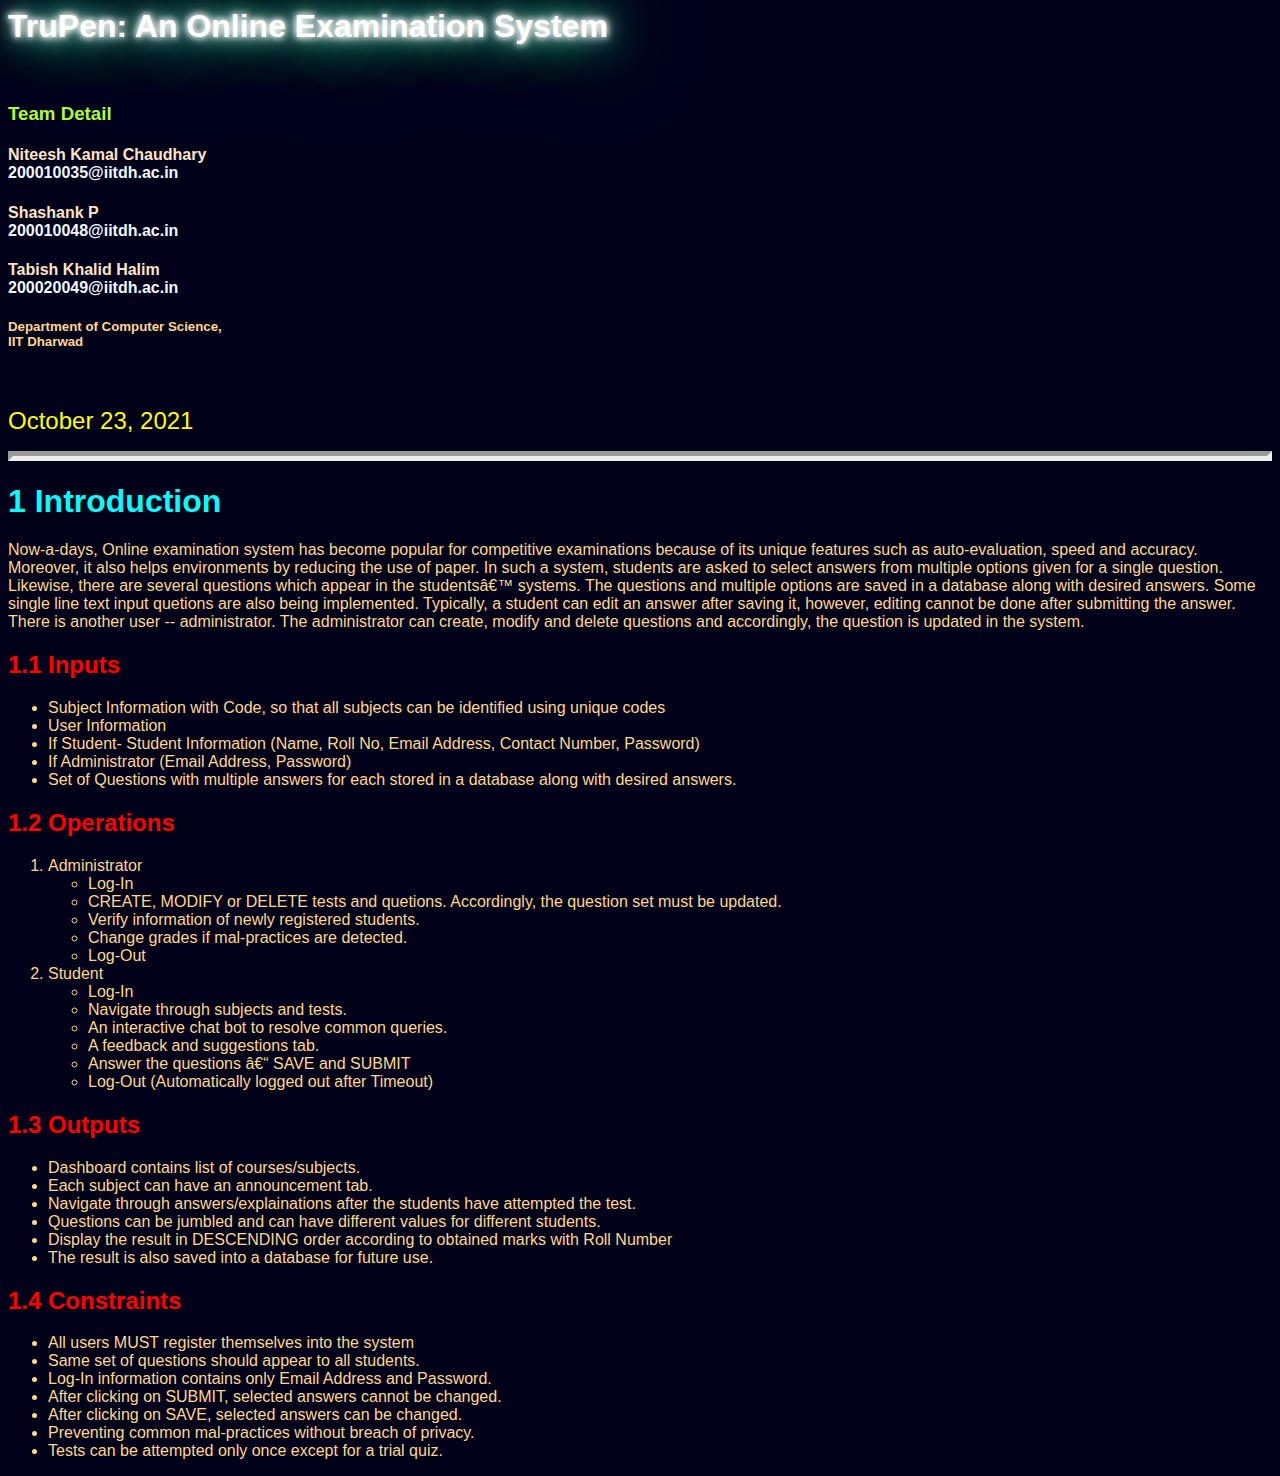
<file: index.html>
<html>

<head>
    <title>Project Proposal</title>
    <link rel="stylesheet" type="text/css" href="Neontext.css"></link>
    <style type="text/css">
        <!-- body {
            color: rgb(255, 215, 140);
            font-size: medium;
        }
        
        div.p {
            margin-top: 7pt;
        }
        
        td div.comp {
            margin-top: -0.6ex;
            margin-bottom: -1ex;
        }
        
        td div.comb {
            margin-top: -0.6ex;
            margin-bottom: -.6ex;
        }
        
        td div.norm {
            line-height: normal;
        }
        
        td div.hrcomp {
            line-height: 0.9;
            margin-top: -0.8ex;
            margin-bottom: -1ex;
        }
        
        td.sqrt {
            border-top: 2 solid black;
            border-left: 2 solid black;
            border-bottom: none;
            border-right: none;
        }
        
        table.sqrt {
            border-top: 2 solid black;
            border-left: 2 solid black;
            border-bottom: none;
            border-right: none;
        }
        
        h1 {
            color: aqua;
        }
        
        h2 {
            color: red;
        }
        
        h3 {
            color: greenyellow;
        }
        
        h4 {
            color: bisque;
        }
        
        h4 a {
            color: aliceblue;
        }
        
        -->
    </style>
    <meta http-equiv="Content-Type" content="text/html; charset=iso-latin-1" />
</head>

<body>
    <h1 class="neonText">TruPen: An Online Examination System</h1><br>
    <h3>Team Detail</h3>
    <div>
        <h4>Niteesh Kamal Chaudhary <br> <a>200010035@iitdh.ac.in</a> <br></h4>
        <h4>Shashank P <br> <a>200010048@iitdh.ac.in</a> <br></h4>
        <h4>Tabish Khalid Halim <br> <a>200020049@iitdh.ac.in</a> <br></h4>
        <h5>Department of Computer Science,<br> IIT Dharwad</h5>
    </div>
    <br>
    <br>
    <font size="+2" style="color:yellow"> October 23, 2021</font>
    <p>
        <hr>
        <p>
            <a name="toc.1">
                <h1>1&nbsp;Introduction</h1>
                Now-a-days, Online examination system has become popular for competitive examinations because of its unique features such as auto-evaluation, speed and accuracy. Moreover, it also helps environments by reducing the use of paper. In such a system, students
                are asked to select answers from multiple options given for a single question. Likewise, there are several questions which appear in the students’ systems. The questions and multiple options are saved in a database along with desired answers.
                Some single line text input quetions are also being implemented. Typically, a student can edit an answer after saving it, however, editing cannot be done after submitting the answer. There is another user -- administrator. The administrator
                can create, modify and delete questions and accordingly, the question is updated in the system.
                <br>
                <p>
                    <a name="toc.1.1">
                        <h2>1.1&nbsp;Inputs</h2>
                        <ul>

                            <li> Subject Information with Code, so that all subjects can be identified using unique codes</li>

                            <li> User Information</li>

                            <li> If Student- Student Information (Name, Roll No, Email Address, Contact Number, Password)</li>

                            <li> If Administrator (Email Address, Password)</li>

                            <li> Set of Questions with multiple answers for each stored in a database along with desired answers.</li>
                        </ul>
                    </a>
                </p>
                <p>
                    <a name="toc.1.2">
                        <h2>1.2&nbsp;Operations</h2>
                        <ol>

                            <li> Administrator</li>
                            <ul>

                                <li> Log-In</li>

                                <li> CREATE, MODIFY or DELETE tests and quetions. Accordingly, the question set must be updated.</li>

                                <li> Verify information of newly registered students.</li>

                                <li> Change grades if mal-practices are detected.</li>

                                <li> Log-Out</li>
                            </ul>

                            <li> Student
                                <ul>
                                    <li> Log-In</li>

                                    <li> Navigate through subjects and tests.</li>

                                    <li> An interactive chat bot to resolve common queries.</li>

                                    <li> A feedback and suggestions tab.</li>

                                    <li> Answer the questions – SAVE and SUBMIT</li>

                                    <li> Log-Out (Automatically logged out after Timeout)</li>
                                </ul>
                            </li>

                        </ol>
                        <p>
                    </a>
                    </p>
                    <p>
                        <a name="toc.1.3">
                            <h2>1.3&nbsp;Outputs</h2>
                            <ul>

                                <li> Dashboard contains list of courses/subjects.</li>

                                <li> Each subject can have an announcement tab.</li>

                                <li> Navigate through answers/explainations after the students have attempted the test.</li>

                                <li> Questions can be jumbled and can have different values for different students.</li>

                                <li> Display the result in DESCENDING order according to obtained marks with Roll Number</li>

                                <li> The result is also saved into a database for future use.</li>
                            </ul>
                        </a>
                    </p>
                    <p>
                        <a name="toc.1.4">
                            <h2>1.4&nbsp;Constraints</h2>
                            <ul>

                                <li> All users MUST register themselves into the system </li>

                                <li> Same set of questions should appear to all students.</li>

                                <li> Log-In information contains only Email Address and Password.</li>

                                <li> After clicking on SUBMIT, selected answers cannot be changed.</li>

                                <li> After clicking on SAVE, selected answers can be changed.</li>

                                <li> Preventing common mal-practices without breach of privacy.</li>

                                <li> Tests can be attempted only once except for a trial quiz.</li>
                            </ul>
                        </a>
                    </p>
                </p>
        </p>
    </p>
</body>

</html>
</file>
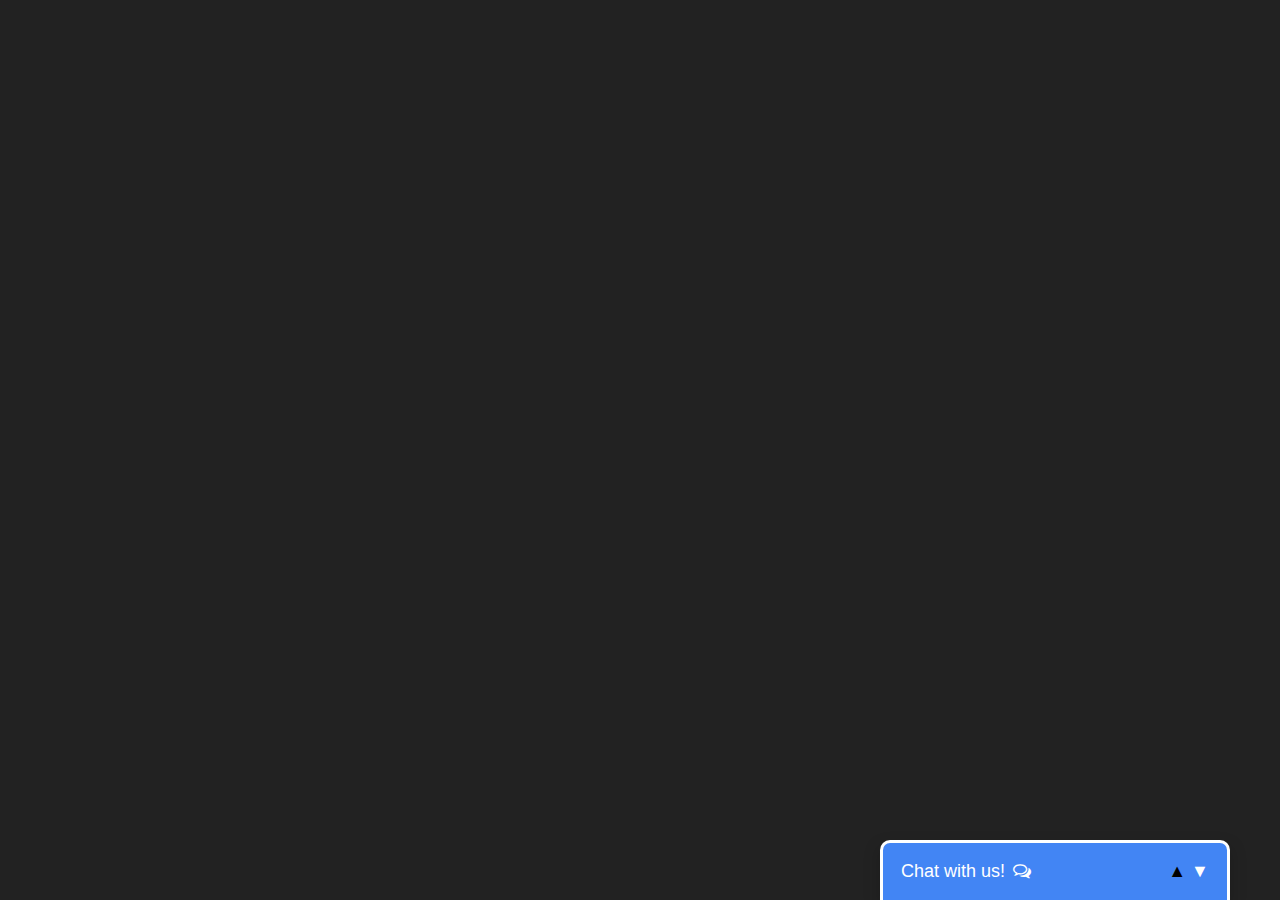
<file: Chatbot/index.html>
<!DOCTYPE html>
<html lang="en">

<head>
    <meta charset="UTF-8">
    <meta http-equiv="X-UA-Compatible" content="IE=edge">
    <meta name="viewport" content="width=device-width, initial-scale=1.0">
    <title>Chat Bot</title>

    <link rel="stylesheet" href="static/css/chat.css">
    <link rel="stylesheet" href="static/css/home.css">
    <link rel="stylesheet" href="https://cdnjs.cloudflare.com/ajax/libs/font-awesome/4.7.0/css/font-awesome.min.css">

</head>

<body>
    <!-- CHAT BAR BLOCK -->
    <div class="chat-bar-collapsible">
        <button id="chat-button" type="button" class="collapsible" onclick="toggle(1);">Chat with us!
            <i id="chat-icon" style="color: #fff;" class="fa fa-fw fa-comments-o"></i>
            &nbsp;&nbsp;&nbsp;&nbsp;&nbsp;&nbsp;&nbsp;&nbsp;&nbsp;&nbsp;&nbsp;&nbsp;&nbsp; &nbsp;&nbsp;&nbsp;&nbsp;&nbsp;&nbsp;&nbsp;&nbsp;&nbsp;&nbsp;&nbsp;
            <div style="display:inline-block;" id="rotation"><font color='black'>&#9650;</font> &#9660;</div>
        </button>

        <div class="content">
            <div class="full-chat-block">
                <!-- Message Container -->
                <div class="outer-container">
                    <div class="chat-container">
                        <!-- Messages -->
                        <div id="chatbox">
                            <h5 id="chat-timestamp"></h5>
                            <p id="botStarterMessage" class="botText"><span>Loading...</span></p>
                        </div>

                        <!-- User input box -->
                        <div class="chat-bar-input-block">
                            <div id="userInput">
                                <input id="textInput" autocomplete="off" class="input-box" type="text" name="msg" placeholder="Tap 'Enter' to send a message">
                                <p></p>
                            </div>

                            <div class="chat-bar-icons">
                                <i id="chat-icon" style="color: crimson;" class="fa fa-fw fa-heart" onclick="heartButton()"></i>
                                <i id="chat-icon" style="color: #333;" class="fa fa-fw fa-send" onclick="sendButton()"></i>
                            </div>
                        </div>

                        <div id="chat-bar-bottom">
                            <p></p>
                        </div>

                    </div>
                </div>

            </div>
        </div>

    </div>

</body>
<script src="https://ajax.googleapis.com/ajax/libs/jquery/3.4.1/jquery.min.js"></script>
<script src="static/scripts/responses.js"></script>
<script src="static/scripts/chat.js"></script>
<script>
    var i = 0;

    function toggle(n) {
        i += n;
        var y = document.getElementById("rotation");
        if (i % 2 != 0) {
            y.innerHTML = "&#9650; <font color='black'> &#9660;</font>";
        } else {
            y.innerHTML = "<font color='black'>&#9650;</font> &#9660;";
        }
    }
</script>

</html>
</file>
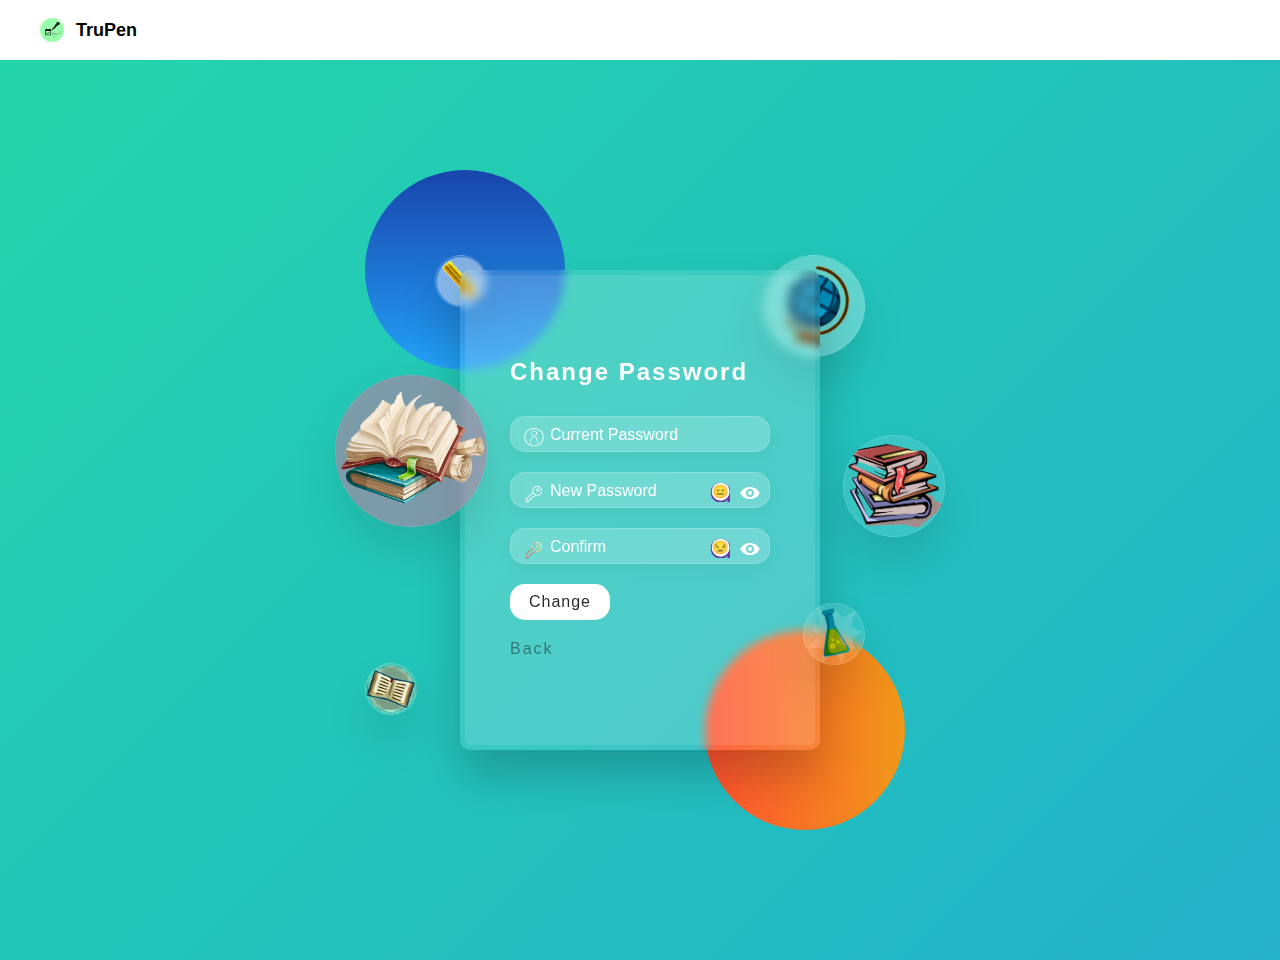
<file: change_pass.html>
<!DOCTYPE html>
<html lang="en" >

<head>

  <meta charset="UTF-8">
  <meta name="TRUPEN" content="TRUPEN">
  <link rel="stylesheet" href="globalstyles.css?v=<?php echo time(); ?>">
<style>
svg {
    width: 100%;
    height: 100%;
    visibility: hidden;
}

#emoji,#emojc,#avail {
    font-family: Arial, sans-serif;
    font-size: 40px;
    text-anchor: middle;
    font-weight: 100px;
    -webkit-user-select: none;
       -moz-user-select: none;
        -ms-user-select: none;
            user-select: none;
    pointer-events: none;
}/*
#emoji-circle{
    cursor: pointer;
}*/
</style>

  <script>
  window.console = window.console || function(t) {};
</script>

  
  
  <script>
  if (document.location.search.match(/type=embed/gi)) {
    window.parent.postMessage("resize", "*");
  }
</script>


</head>

<body translate="no" >
  <header>
          <div class="header">
              <div class="logo">
                  <svg xmlns="http://www.w3.org/2000/svg" viewBox="10 0 512 512" fill="#fff" style="visibility: visible;background-color:#99ffaa;border-radius:50%;">
                      <g transform="translate(0.000000,512.000000) scale(0.110000,-0.110000)" fill="#000000" stroke="none">
                          <path d="M3234 3848 c-7 -11 6 -28 64 -89 l43 -46 -40 -63 c-23 -35 -41 -71
                          -41 -81 0 -10 -13 -41 -30 -67 -34 -56 -36 -67 -14 -76 17 -7 34 0 34 14 0 5
                          5 21 11 37 l10 27 21 -33 21 -33 -41 -41 -42 -41 -33 32 c-18 18 -40 32 -48
                          32 -8 0 -97 -83 -198 -184 -131 -131 -182 -189 -178 -200 4 -9 14 -16 24 -16
                          10 0 93 75 185 167 167 166 167 167 188 148 21 -19 21 -19 -267 -307 l-288
                          -288 103 -102 102 -103 282 282 c195 194 291 283 308 285 18 2 25 9 25 24 0
                          13 24 47 56 81 31 32 59 69 63 81 9 27 18 28 33 2 12 -19 13 -19 65 5 28 13
                          75 27 104 31 48 6 52 8 58 36 3 17 6 48 6 69 l0 39 110 -7 c81 -4 110 -3 110
                          6 0 6 -72 92 -160 190 l-159 179 -123 6 c-233 11 -359 12 -364 4z"/>
                          <path d="M2544 2668 c-33 -35 -204 -356 -204 -383 0 -8 7 -18 16 -22 21 -8
                          349 160 392 201 l32 31 -103 103 -103 102 -30 -32z"/>
                          <path d="M1280 2525 l0 -65 -46 0 c-58 0 -111 -25 -129 -61 -22 -42 -22 -1006
                          0 -1048 31 -62 34 -62 574 -59 479 3 490 3 518 24 53 40 53 32 53 565 0 488 0
                          497 -21 523 -29 37 -71 56 -124 56 l-45 0 0 65 0 65 -65 0 -65 0 0 -65 0 -65
                          -260 0 -260 0 0 65 0 65 -65 0 -65 0 0 -65z m840 -750 l0 -355 -455 0 -455 0
                          0 355 0 355 455 0 455 0 0 -355z"/>
                          <path d="M1730 1845 l-155 -155 -67 67 -68 68 -35 -35 -35 -35 103 -103 102
                          -102 195 195 195 195 -35 29 c-19 17 -37 30 -40 31 -3 0 -75 -70 -160 -155z"/>
                          <path d="M3330 1519 c-371 -270 -675 -497 -674 -503 2 -17 184 -266 195 -266
                          17 0 1359 982 1358 993 0 15 -181 259 -194 264 -5 1 -314 -218 -685 -488z
                          m751 374 c34 -49 73 -102 86 -119 l23 -31 -652 -474 c-358 -261 -659 -480
                          -669 -486 -15 -11 -27 1 -105 109 l-88 121 29 25 29 24 20 -25 c12 -13 34 -42
                          50 -63 46 -59 43 -22 -3 40 -23 30 -41 57 -41 60 0 3 13 14 30 26 l30 21 25
                          -28 c27 -31 36 -13 10 23 -13 19 -12 23 15 42 16 12 33 22 38 22 5 0 28 -27
                          51 -60 23 -33 47 -58 52 -54 5 3 -11 35 -37 71 -49 69 -49 67 0 95 17 9 23 7
                          34 -11 8 -11 21 -21 29 -21 11 0 11 6 -4 31 l-18 31 29 23 29 23 51 -66 c27
                          -36 52 -60 54 -54 2 7 -15 37 -37 67 -23 30 -41 58 -41 62 0 4 12 17 28 29
                          l27 22 22 -26 c26 -33 42 -22 19 14 -17 24 -17 26 1 40 48 38 50 38 95 -26 40
                          -57 58 -73 58 -50 0 6 -19 36 -42 67 l-42 55 29 24 c37 30 39 30 55 -1 14 -25
                          30 -33 30 -15 0 6 -7 21 -15 34 -15 23 -15 25 14 45 16 12 33 21 38 21 5 0 29
                          -27 53 -60 24 -32 47 -57 52 -54 10 6 6 13 -45 81 l-39 53 23 20 c31 25 46 25
                          61 0 13 -20 38 -28 38 -11 0 5 -7 14 -15 21 -8 7 -15 18 -15 26 0 17 60 59 69
                          48 4 -5 24 -33 45 -61 33 -46 56 -66 56 -47 0 3 -20 34 -45 68 l-44 63 30 23
                          31 22 23 -28 c28 -34 45 -26 21 10 -22 34 -21 39 14 59 l29 18 43 -60 c24 -33
                          46 -61 51 -61 16 0 5 23 -34 76 -43 58 -42 71 3 95 14 8 23 4 43 -18 27 -31
                          34 -16 10 21 -15 22 -14 25 19 50 l34 26 47 -65 c25 -36 51 -63 56 -60 5 4
                          -12 35 -37 71 l-46 64 24 20 c12 11 28 19 34 20 7 0 40 -39 75 -87z"/>
                          <path d="M2727 1801 l-27 -6 40 -57 41 -57 55 6 c61 7 60 8 37 -54 -3 -7 -1
                          -13 4 -13 6 0 18 18 28 40 l18 39 -42 56 c-39 52 -44 55 -84 54 -23 -1 -54 -4
                          -70 -8z"/>
                          <path d="M3094 1705 c-48 -38 -54 -46 -38 -51 10 -4 41 -15 67 -26 l48 -18 47
                          36 47 36 5 -38 c3 -21 10 -39 17 -41 9 -3 10 7 6 34 -9 58 -17 67 -82 90 l-60
                          22 -57 -44z"/>
                          <path d="M2432 1589 c-29 -22 -52 -43 -52 -47 0 -5 28 -18 62 -30 67 -24 60
                          -26 131 28 l27 22 0 -25 c0 -32 9 -57 21 -57 12 0 0 82 -15 96 -6 7 -36 21
                          -67 32 l-55 20 -52 -39z"/>
                          <path d="M2707 1464 c-3 -4 11 -31 31 -60 l37 -54 58 2 c51 3 57 1 53 -14 -4
                          -10 -9 -27 -12 -38 -12 -38 14 -20 30 21 17 41 17 42 -9 78 -52 74 -48 71
                          -117 71 -36 0 -67 -3 -71 -6z"/>
                      </g>
                  </svg>
                  TruPen
              </div>
              <div class="header-menu">
              </div>
          </div>
  </header>
<div class="background">
   <div class="shape"></div>
   <div class="shape"></div>
</div>
  <section>
  
  <div class="box">
    
    <div class="square" style="--i:0;"></div>
    <div class="square" style="--i:1;"></div>
    <div class="square" style="--i:2;"></div>
    <div class="square" style="--i:3;"></div>
    <div class="square" style="--i:4;"></div>
    <div class="square" style="--i:5;"></div>
    
   <div class="container"> 
    <div class="form"> 
      <h2>Change Password</h2>
      <form method="POST" name="signup" action="" onsubmit="return validateForm()">
        <div class="inputBx">
          <input type="password" name="pass" id = "pass" onfocusout="checkdb()" autocomplete="off" required="required">

          <span>Current Password</span>
          <img src="Image_Components/us.png" alt="user">
        </div>
        <div class="inputBx password">
          <input type="password" name="new_pass" id = "password" maxlength="17" required="required">
          <span>New Password</span>
          <a href="#" class="password-control" onclick="return show_hide_password(this);"></a>
          <p class="password-strength"><svg viewBox="0 0 60 60" xmlns="http://www.w3.org/2000/svg" text-rendering="optimizeSpeed" style="visibility: visible;">
                    <g transform="matrix(1, 0, 0, 1, 32, 32)">
                      <g filter="url(#goo)">
                        <circle id="bgRing" fill="#51249b" stroke="#51249b" stroke-width="0" stroke-miterlimit="10" cx="0" cy="0" r="30"></circle>
                        <line id="track" fill="none" stroke="#51249b" stroke-width="60" stroke-linecap="round" stroke-miterlimit="10" x1="50" y1="30"
                          x2="387" y2="30"></line>
                      </g>
                      <circle id="emoji-circle" fill="#fff" stroke="none" stroke-width="0" stroke-miterlimit="10" cx="0" cy="-3" r="27"></circle>
                      <text id="emoji" x="0" y="10">😑</text>
                    </g>
                  </svg></p>
          <img src="Image_Components/ps.png" alt="key">
        </div>
        <div class="inputBx password">
          <input  type="password" name="conf_new_pass" id="cpassword" maxlength="17" required="required">
          <span>Confirm</span>
          <a href="#" class="password-control" onclick="return show_hide_cpassword(this);"></a>
          <p class="password-match"><svg viewBox="0 0 60 60" xmlns="http://www.w3.org/2000/svg" text-rendering="optimizeSpeed" style="visibility: visible;">
                    <g transform="matrix(1, 0, 0, 1, 32, 32)">
                      <g filter="url(#goo)">
                        <circle id="bgRing" fill="#51249b" stroke="#51249b" stroke-width="0" stroke-miterlimit="10" cx="0" cy="0" r="30"></circle>
                        <line id="track" fill="none" stroke="#51249b" stroke-width="60" stroke-linecap="round" stroke-miterlimit="10" x1="50" y1="30"
                          x2="387" y2="30"></line>
                      </g>
                      <circle id="emoji-circle" fill="#fff" stroke="none" stroke-width="0" stroke-miterlimit="10" cx="0" cy="-3" r="27"></circle>
                      <text id="emojc" x="0" y="10">😒</text>
                    </g>
                  </svg></p>
          <img src="Image_Components/cps.png" alt="key">
          <p id="error"></p>
        </div>
        <div class="inputBx">
            <input type = "submit" value="Change" id="submit"> 
        </div>
      </form>
      <a href="">Back</a></p>
    </div>
  </div>
    
  </div>
</section>
<script type="text/javascript" src="Design_Components/jquery.min.js"></script>
<script  id="rendered-js" src="Design_Components/Button-Effect.js"></script>
  <script>
        const emojies = ['😑', '😕', '😊', '😎', '💪'];
        const emojiec = ['😒','😌','😑','😕', '✔️'];
        const emojiea = ['😑','✔️','❗'];
        const inputp = document.getElementById('password');
        const inputc = document.getElementById('cpassword');
        const emoji = document.getElementById('emoji');
        const emojc = document.getElementById('emojc');
        const error = document.getElementById('error');
        let submit_chk=false;

        inputp.oninput = function () {
          const fac=3.51;
          var c=(document.forms["signup"]["password"].value).length;
          if(Math.floor(c/fac>4)){c=fac*4;}
          emoji.innerHTML = emojies[Math.floor(c/fac)];
        };
        inputc.oninput = function () {
          var p=document.forms["signup"]["password"].value;
          var cp=document.forms["signup"]["cpassword"].value;
          var s=similarity(p, cp);
          if(cp==""){s=0;}
          emojc.innerHTML = emojiec[Math.floor(4*s)];
        };
        function checkdb(){

        }
        function validateForm(){
                  let x = document.forms["signup"]["password"].value;
                  let y = document.forms["signup"]["cpassword"].value;

                  if(x.length<8){
                    error.innerHTML = "<font style='color:#FF2400;font-size:tiny;'>*Error : password minimum length should be 8 !</font>";
                    return false;
                  }
                  else if(x!=y){
                    error.innerHTML = "<font style='color:#FF2400;font-size:tiny;'>*Error : Password mismatch detected !</font>";
                    return false;
                  }
                  else if(z==""||x==""){
                    error.innerHTML = "<font style='color:#FF2400;font-size:tiny;'>*Error : Empty Fields detected !</font>";
                    return false;
                  }
        }
        function similarity(s1, s2) {
          var longer = s1;
          var shorter = s2;
          if (s1.length < s2.length) {
            longer = s2;
            shorter = s1;
          }
          var longerLength = longer.length;
          if (longerLength == 0) {
            return 1.0;
          }
          return (longerLength - editDistance(longer, shorter)) / parseFloat(longerLength);
        }
        function editDistance(s1, s2) {
          s1 = s1.toLowerCase();
          s2 = s2.toLowerCase();

          var costs = new Array();
          for (var i = 0; i <= s1.length; i++) {
            var lastValue = i;
            for (var j = 0; j <= s2.length; j++) {
              if (i == 0)
                costs[j] = j;
              else {
                if (j > 0) {
                  var newValue = costs[j - 1];
                  if (s1.charAt(i - 1) != s2.charAt(j - 1))
                    newValue = Math.min(Math.min(newValue, lastValue),
                      costs[j]) + 1;
                  costs[j - 1] = lastValue;
                  lastValue = newValue;
                }
              }
            }
            if (i > 0)
              costs[s2.length] = lastValue;
          }
          return costs[s2.length];
        }

    function show_hide_cpassword(target) {
      var input = document.getElementById('cpassword');
      if (input.getAttribute('type') == 'password') {
        target.classList.add('view');
        input.setAttribute('type', 'text');
      } else {
        target.classList.remove('view');
        input.setAttribute('type', 'password');
      }
      return false;
    }
  </script>
</body>
</html>
</file>
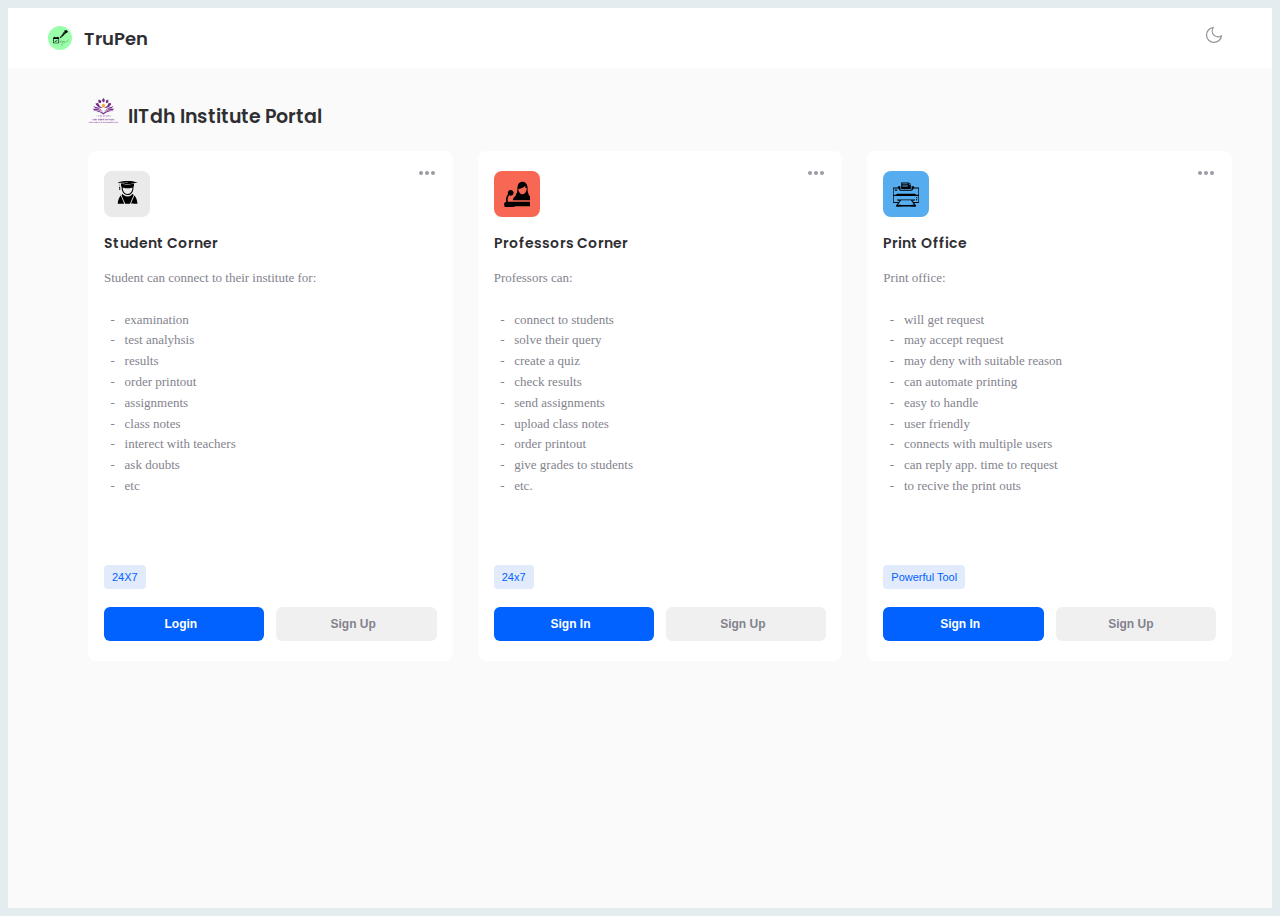
<file: IITdh_portal.html>
<!DOCTYPE html>
<html lang="en" >
    <head>
        <meta charset="UTF-8">
        <link rel="stylesheet" href="https://cdnjs.cloudflare.com/ajax/libs/font-awesome/4.7.0/css/font-awesome.min.css">
        <style>
            @import url("https://fonts.googleapis.com/css2?family=Poppins:wght@200;300;400;500;600;700&display=swap");
            * {
                outline: none;
                box-sizing: border-box;
            }

            :root {
                --body-bg-color: #e5ecef;
                --theme-bg-color: #fafafb;
                --body-font: "Poppins", sans-serif;
                --body-color: #2f2f33;
                --active-color: #0162ff;
                --active-light-color: #e1ebfb;
                --header-bg-color: #fff;
                --search-border-color: #efefef;
                --border-color: #d8d8d8;
                --alert-bg-color: #e8f2ff;
                --subtitle-color: #83838e;
                --inactive-color: #f0f0f0;
                --placeholder-color: #9b9ba5;
                --time-button: #fc5757;
                --level-button: #5052d5;
                --button-color: #fff;
            }

            .dark-mode {
                --body-bg-color: #1d1d1d;
                --theme-bg-color: #13131a;
                --header-bg-color: #1c1c24;
                --alert-bg-color: #292932;
                --body-color: #fff;
                --inactive-color: #292932;
                --time-button: #fff;
                --level-button: #fff;
                --active-light-color: #263d63;
                --border-color: #26262f;
                --search-border-color: #26262f;
            }

            ::-moz-placeholder {
                color: var(--placeholder-color);
            }

            :-ms-input-placeholder {
                color: var(--placeholder-color);
            }

            ::placeholder {
             color: var(--placeholder-color);
            }

            img {
                max-width: 100%;
            }

            html {
                box-sizing: border-box;
                -webkit-font-smoothing: antialiased;
            }

            body {
                background-color: var(--body-bg-color);
                font-family: var(--body-font);
                font-size: 15px;
                color: var(--body-color);
            }

            .dark-light svg {
                margin-right: 8px;
                width: 22px;
                cursor: pointer;
                fill: transparent;
                transition: 0.5s;
            }

            .dark-mode .dark-light svg {
                fill: #ffce45;
                stroke: #ffce45;
            }
            .dark-mode .job-card svg {
             box-shadow: none;
            }
            .dark-mode .search.item {
                color: var(--body-color);
                border-color: var(--body-color);
            }
            .dark-mode .search-location svg,
                .dark-mode .search-job svg,
                .dark-mode .search-salary svg {
                color: var(--body-color);
            }
            .dark-mode .detail-button {
                background-color: var(--inactive-color);
                color: var(--subtitle-color);
            }

            .job {
                display: flex;
                flex-direction: column;
                max-width: 1400px;
                height: 100vh;
                margin: 0 auto;
                overflow: hidden;
                background-color: var(--theme-bg-color);
            }

            .logo {
                display: flex;
                align-items: center;
                font-weight: 600;
                font-size: 18px;
                cursor: pointer;
            }
            .logo svg {
                width: 24px;
                margin-right: 12px;
            }

            .header {
                display: flex;
                align-items: center;
                transition: box-shadow 0.3s;
                flex-shrink: 0;
                padding: 0 40px;
                white-space: nowrap;
                background-color: var(--header-bg-color);
                height: 60px;
                width: 100%;
                font-size: 14px;
                justify-content: space-between;
            }
            .header-menu a {
                text-decoration: none;
                color: var(--body-color);
                font-weight: 500;
            }
            .header-menu a:hover {
                color: var(--active-color);
            }
            .header-menu a:not(:first-child) {
                margin-left: 30px;
            }
            .header-menu a.active {
                color: var(--active-color);
            }

            .user-settings {
                display: flex;
                align-items: center;
                font-weight: 500;
            }
            .user-settings svg {
                width: 20px;
                color: #94949f;
            }

            .user-menu {
                position: relative;
                margin-right: 8px;
                padding-right: 8px;
                border-right: 2px solid #d6d6db;
            }
            .user-menu:before {
                position: absolute;
                content: "";
                width: 7px;
                height: 7px;
                border-radius: 50%;
                border: 2px solid var(--header-bg-color);
                right: 6px;
                top: -1px;
                background-color: var(--active-color);
            }

            .user-profile {
            width: 32px;
            height: 32px;
            border-radius: 50%;
            -o-object-fit: cover;
            object-fit: cover;
            margin-right: 10px;
            }

            .wrapper {
            width: 100%;
            display: flex;
            flex-direction: column;
            flex-grow: 1;
            scroll-behavior: smooth;
            padding: 30px 40px;
            overflow: auto;
            }

            .search-menu {
            height: 56px;
            white-space: nowrap;
            display: flex;
            flex-shrink: 0;
            align-items: center;
            background-color: var(--header-bg-color);
            border-radius: 8px;
            width: 100%;
            padding-left: 20px;
            }
            .search-menu div:not(:last-of-type) {
            border-right: 1px solid var(--search-border-color);
            }

            .search-bar {
            height: 55px;
            width: 100%;
            position: relative;
            }
            .search-bar input {
            width: 100%;
            height: 100%;
            display: block;
            background-color: transparent;
            border: none;
            background-image: url("data:image/svg+xml;charset=UTF-8,%3csvg xmlns='http://www.w3.org/2000/svg' viewBox='0 0 56.966 56.966' fill='%230162ff'%3e%3cpath d='M55.146 51.887L41.588 37.786A22.926 22.926 0 0046.984 23c0-12.682-10.318-23-23-23s-23 10.318-23 23 10.318 23 23 23c4.761 0 9.298-1.436 13.177-4.162l13.661 14.208c.571.593 1.339.92 2.162.92.779 0 1.518-.297 2.079-.837a3.004 3.004 0 00.083-4.242zM23.984 6c9.374 0 17 7.626 17 17s-7.626 17-17 17-17-7.626-17-17 7.626-17 17-17z'/%3e%3c/svg%3e");
            background-repeat: no-repeat;
            background-size: 14px;
            background-position: 0 50%;
            padding: 0 25px 0 305px;
            }

            .search-location,
            .search-job,
            .search-salary {
            display: flex;
            align-items: center;
            width: 50%;
            font-size: 14px;
            font-weight: 500;
            padding: 0 25px;
            height: 100%;
            }
            .search-location input,
            .search-job input,
            .search-salary input {
            width: 100%;
            height: 100%;
            display: block;
            background-color: transparent;
            border: none;
            }
            .search-location svg,
            .search-job svg,
            .search-salary svg {
            margin-right: 8px;
            width: 18px;
            color: var(--active-color);
            flex-shrink: 0;
            }

            .search-button {
            background-color: var(--active-color);
            height: 55px;
            border: none;
            font-weight: 600;
            font-size: 14px;
            padding: 0 15px;
            border-radius: 0 8px 8px 0;
            color: var(--button-color);
            cursor: pointer;
            margin-left: auto;
            }

            .search.item {
            position: absolute;
            top: 10px;
            left: 25px;
            font-size: 13px;
            color: var(--active-color);
            border: 1px solid var(--search-border-color);
            padding: 8px 10px;
            border-radius: 8px;
            display: flex;
            align-items: center;
            }
            .search.item svg {
            width: 12px;
            margin-left: 5px;
            }
            .search.item:last-child {
            left: 185px;
            }

            .main-container {
            display: flex;
            flex-grow: 1;
            padding-top: 30px;
            }

            .search-type {
            width: 270px;
            display: flex;
            flex-direction: column;
            height: 100%;
            flex-shrink: 0;
            }

            .alert {
            background-color: var(--alert-bg-color);
            padding: 24px 18px;
            border-radius: 8px;
            }
            .alert-title {
            font-size: 14px;
            font-weight: 500;
            margin-bottom: 8px;
            }
            .alert-subtitle {
            font-size: 13px;
            color: var(--subtitle-color);
            line-height: 1.6em;
            margin-bottom: 20px;
            }
            .alert input {
            width: 100%;
            padding: 10px;
            display: block;
            border-radius: 6px;
            background-color: var(--header-bg-color);
            border: none;
            font-size: 13px;
            }

            .search-buttons {
            border: none;
            color: var(--button-color);
            background-color: var(--active-color);
            padding: 8px 10px;
            border-radius: 6px;
            font-size: 13px;
            font-weight: 600;
            margin-top: 14px;
            }

            .job-wrapper {
            padding-top: 20px;
            }

            .job-time {
            padding-top: 20px;
            }
            .job-time-title {
            font-size: 14px;
            font-weight: 500;
            }

            .type-container {
            display: flex;
            align-items: center;
            color: var(--subtitle-color);
            font-size: 13px;
            }
            .type-container label {
            margin-left: 2px;
            display: flex;
            align-items: center;
            cursor: pointer;
            }
            .type-container + .type-container {
            margin-top: 10px;
            }

            .job-number {
            margin-left: auto;
            background-color: var(--inactive-color);
            color: var(--subtitle-color);
            font-size: 10px;
            font-weight: 500;
            padding: 5px;
            border-radius: 4px;
            }

            .job-style {
            display: none;
            }

            .job-style + label:before {
            content: "";
            margin-right: 10px;
            width: 16px;
            height: 16px;
            border: 1px solid var(--subtitle-color);
            border-radius: 4px;
            cursor: pointer;
            }

            .job-style:checked + label:before {
            background-color: var(--active-color);
            border-color: var(--active-color);
            background-image: url("data:image/svg+xml;charset=UTF-8,%3csvg xmlns='http://www.w3.org/2000/svg' width='24' height='24' viewBox='0 0 24 24' fill='none' stroke='%23fff' stroke-width='3' stroke-linecap='round' stroke-linejoin='round' class='feather feather-check'%3e%3cpath d='M20 6L9 17l-5-5'/%3e%3c/svg%3e");
            background-position: 50%;
            background-size: 14px;
            background-repeat: no-repeat;
            }

            .job-style:checked + label + span {
            background-color: var(--active-light-color);
            color: var(--active-color);
            }

            .searched-jobs {
            display: flex;
            flex-direction: column;
            flex-grow: 1;
            padding-left: 40px;
            }

            @-webkit-keyframes slideY {
            0% {
            opacity: 0;
            transform: translateY(200px);
            }
            }

            @keyframes slideY {
            0% {
            opacity: 0;
            transform: translateY(200px);
            }
            }
            .searched-bar {
            display: flex;
            align-items: center;
            justify-content: space-between;
            -webkit-animation: slideY 0.6s both;
            animation: slideY 0.6s both;
            }
            .searched-show {
            font-size: 19px;
            font-weight: 600;
            }
            .searched-sort {
            font-size: 14px;
            color: var(--subtitle-color);
            }
            .searched-sort .post-time {
            font-weight: 600;
            color: var(--subtitle-color);
            }
            .searched-sort .menu-icon {
            font-size: 9px;
            color: var(--placeholder-color);
            margin-left: 6px;
            }

            .job-cards {
            padding-top: 20px;
            display: grid;
            grid-template-columns: repeat(3, 1fr);
            grid-column-gap: 25px;
            grid-row-gap: 25px;
            -webkit-animation: slideY 0.6s both;
            animation: slideY 0.6s both;
            }
            @media screen and (max-width: 1212px) {
            .job-cards {
            grid-template-columns: repeat(2, 1fr);
            }
            }
            @media screen and (max-width: 930px) {
            .job-cards {
            grid-template-columns: repeat(1, 1fr);
            }
            }

            .job-card {
            padding: 20px 16px;
            background-color: var(--header-bg-color);
            border-radius: 8px;
            transition: 0.2s;
            }
            .job-card:hover {
            transform: scale(1.02);
            }
            .job-card svg {
            width: 46px;
            padding: 10px;
            border-radius: 8px;
            }
            .job-card-title {
            font-weight: 600;
            margin-top: 16px;
            font-size: 14px;
            }
            .job-card-subtitle {
            color: var(--subtitle-color);
            font-size: 13px;
            margin-top: 14px;
            line-height: 1.6em;
            }
            .job-card-header {
            display: flex;
            align-items: flex-start;
            }

            .overview-card:hover {
            background: #2b2ecf;
            transition: none;
            transform: scale(1);
            }
            .overview-card:hover svg {
            box-shadow: none;
            }
            .overview-card:hover .job-overview-buttons .search-buttons.time-button,
            .overview-card:hover .job-overview-buttons .search-buttons.level-button {
            background-color: #575ad8;
            color: #fff;
            }
            .overview-card:hover .job-card-title,
            .overview-card:hover .job-stat {
            color: #fff;
            }
            .overview-card:hover .job-card-subtitle,
            .overview-card:hover .job-day {
            color: #dedede;
            }
            .overview-card:hover .overview-wrapper .heart {
            color: #fff;
            border-color: #fff;
            }
            .overview-card:hover .overview-wrapper .heart:hover {
            fill: red;
            stroke: red;
            transform: scale(1.1);
            }

            .detail-button {
            background-color: var(--active-light-color);
            color: var(--active-color);
            font-size: 11px;
            font-weight: 500;
            padding: 6px 8px;
            border-radius: 4px;
            }
            .detail-button + .detail-button {
            margin-left: 4px;
            }

            .job-card-buttons {
            display: flex;
            align-items: center;
            justify-content: space-between;
            width: 100%;
            margin-top: 4px;
            }

            .card-buttons,
            .card-buttons-msg {
            padding: 10px;
            width: 100%;
            font-size: 12px;
            cursor: pointer;
            }

            .card-buttons {
            margin-right: 12px;
            }
            .card-buttons:hover span{
            transform: scale(1.1);
            padding-right: 25px;
            }
            .card-buttons span {
            display: inline-block;
            position: relative;
            transition: 0.5s;
            }
            .card-buttons span:after {
                content: '\00bb';
                opacity: 0;
                transition: 0.5s;
            }

            .card-buttons:hover span:after {
            opacity: 1;
            }
            .card-buttons-msg {
            background-color: var(--inactive-color);
            color: var(--subtitle-color);
            }

            .card-buttons-msg:hover span{
            transform: scale(1.1);
            padding-right: 25px;
            }
            .card-buttons-msg span {
            display: inline-block;
            position: relative;
            transition: 0.5s;
            }
            .card-buttons-msg span:after {
                content: '\00bb';
                opacity: 0;
                transition: 0.5s;
            }

            .card-buttons-msg:hover span:after {
            opacity: 1;
            }

            .menu-dot {
            background-color: var(--placeholder-color);
            box-shadow: -6px 0 0 0 var(--placeholder-color), 6px 0 0 0 var(--placeholder-color);
            width: 4px;
            height: 4px;
            border: 0;
            padding: 0;
            border-radius: 50%;
            margin-left: auto;
            margin-right: 8px;
            }

            .header-shadow {
            box-shadow: 0 4px 20px rgba(88, 99, 148, 0.17);
            z-index: 1;
            }

            @-webkit-keyframes slide {
            0% {
            opacity: 0;
            transform: translateX(300px);
            }
            }

            @keyframes slide {
            0% {
            opacity: 0;
            transform: translateX(300px);
            }
            }
            .job-overview {
            display: flex;
            flex-grow: 1;
            display: none;
            -webkit-animation: slide 0.6s both;
            animation: slide 0.6s both;
            }
            .job-overview-cards {
            display: flex;
            flex-direction: column;
            width: 330px;
            height: 100%;
            flex-shrink: 0;
            }
            .job-overview-card + .job-overview-card {
            margin-top: 20px;
            }
            .job-overview-buttons {
            display: flex;
            align-items: center;
            margin-top: 12px;
            }
            .job-overview-buttons .search-buttons {
            background-color: var(--inactive-color);
            font-size: 11px;
            padding: 6px 8px;
            margin-top: 0;
            font-weight: 500;
            }
            .job-overview-buttons .search-buttons.time-button {
            color: var(--time-button);
            margin-right: 8px;
            }
            .job-overview-buttons .search-buttons.level-button {
            color: var(--level-button);
            }
            .job-overview-buttons .job-stat {
            color: var(--active-color);
            font-size: 12px;
            font-weight: 500;
            margin-left: auto;
            }
            .job-overview-buttons .job-day {
            color: var(--subtitle-color);
            font-size: 12px;
            margin-left: 8px;
            font-weight: 500;
            }
            .job-overview .overview-wrapper {
            display: flex;
            align-items: center;
            }
            .job-overview .overview-wrapper svg:first-child {
            width: 42px;
            margin-right: 10px;
            }
            .job-overview .overview-wrapper .heart {
            background: none;
            box-shadow: none;
            width: 24px;
            padding: 4px;
            color: var(--subtitle-color);
            border: 1px solid var(--border-color);
            margin-left: auto;
            margin-bottom: auto;
            }

            .overview-detail .job-card-title,
            .overview-detail .job-card-subtitle {
            margin-top: 4px;
            }
            .overview-detail .job-card-subtitle {
            font-size: 12px;
            font-weight: 500;
            }

            .job-explain {
            background-color: var(--header-bg-color);
            margin-left: 40px;
            border-radius: 0 0 8px 8px;
            }

            .job-bg {
            border-radius: 8px 8px 0 0;
            -o-object-fit: cover;
            object-fit: cover;
            width: 100%;
            height: 180px;
            transition: 0.3s;
            position: relative;
            }

            .job-logos {
            margin-top: -30px;
            position: relative;
            margin-bottom: -36px;
            padding: 0 20px;
            }
            .job-logos svg {
            width: 66px;
            padding: 12px;
            background-color: #fff;
            border-radius: 10px;
            border: 4px solid var(--header-bg-color);
            }

            .job-title-wrapper {
            display: flex;
            align-items: center;
            }
            .job-title-wrapper .job-card-title {
            font-size: 20px;
            margin-top: 0;
            font-weight: 600;
            }

            .job-action {
            display: flex;
            align-items: center;
            margin-left: auto;
            }
            .job-action svg {
            width: 32px;
            border: 1px solid var(--border-color);
            color: var(--subtitle-color);
            border-radius: 8px;
            padding: 6px;
            }
            .job-action svg + svg {
            margin-left: 12px;
            }

            .job-explain-content {
            padding: 50px 25px 30px;
            }

            .job-subtitle-wrapper {
            display: flex;
            align-items: center;
            margin-top: 20px;
            }
            .job-subtitle-wrapper .posted {
            margin-left: auto;
            }
            .job-subtitle-wrapper .company-name {
            color: var(--active-color);
            font-weight: 600;
            font-size: 14px;
            }
            .job-subtitle-wrapper .comp-location,
            .job-subtitle-wrapper .posted {
            color: var(--subtitle-color);
            font-size: 12px;
            font-weight: 500;
            }
            .job-subtitle-wrapper .comp-location {
            position: relative;
            margin-left: 10px;
            }
            .job-subtitle-wrapper .comp-location:before {
            content: "";
            width: 3px;
            height: 3px;
            border-radius: 50%;
            background-color: var(--placeholder-color);
            top: 49%;
            left: -8px;
            position: absolute;
            }
            .job-subtitle-wrapper .app-number {
            color: var(--body-color);
            position: relative;
            margin-left: 12px;
            }
            .job-subtitle-wrapper .app-number:before {
            content: "";
            width: 3px;
            height: 3px;
            border-radius: 50%;
            background-color: var(--placeholder-color);
            top: 50%;
            left: -7px;
            position: absolute;
            }

            .explain-bar {
            margin-top: 20px;
            border: 1px solid var(--border-color);
            border-radius: 8px;
            display: flex;
            height: 66px;
            padding: 0 16px;
            align-items: center;
            justify-content: space-between;
            }
            .explain-title {
            color: var(--subtitle-color);
            font-size: 12px;
            line-height: 40px;
            white-space: nowrap;
            }
            .explain-subtitle {
            font-size: 13px;
            font-weight: 500;
            margin-top: -2px;
            white-space: nowrap;
            }
            .explain-contents {
            height: 66px;
            }
            .explain-contents + .explain-contents {
            border-left: 1px solid var(--border-color);
            padding-left: 16px;
            }

            .overview-text {
            margin-top: 30px;
            }
            .overview-text-header {
            font-weight: 600;
            margin-bottom: 25px;
            }
            .overview-text-subheader {
            font-size: 13px;
            line-height: 2em;
            }
            .overview-text-item {
            font-size: 13px;
            position: relative;
            display: flex;
            }
            .overview-text-item + .overview-text-item {
            margin-top: 20px;
            }
            .overview-text-item:before {
            content: "";
            border: 2px solid #61bcff;
            border-radius: 50%;
            height: 8px;
            width: 8px;
            margin-right: 8px;
            flex-shrink: 0;
            }

            .detail-page .job-overview {
            display: flex;
            }
            .detail-page .job-cards,
            .detail-page .searched-bar {
            display: none;
            }
            @media screen and (max-width: 1300px) {
            .detail-page .search-type {
            display: none;
            }
            .detail-page .searched-jobs {
            padding-left: 0;
            }
            }

            @media screen and (max-width: 990px) {
            .explain-contents, .explain-bar {
            height: auto;
            }

            .explain-bar {
            flex-wrap: wrap;
            padding-bottom: 14px;
            }

            .explain-contents {
            width: 50%;
            }

            .explain-contents + .explain-contents {
            padding: 0;
            border: 0;
            }

            .explain-contents:nth-child(2) ~ .explain-contents {
            margin-top: 16px;
            border-top: 1px solid var(--border-color);
            }

            .job-subtitle-wrapper {
            flex-direction: column;
            align-items: flex-start;
            }

            .job-subtitle-wrapper .posted {
            margin-left: 0;
            margin-top: 6px;
            }
            }
            @media screen and (max-width: 930px) {
            .search-job, .search-salary {
            display: none;
            }

            .search-bar {
            width: auto;
            }
            }
            @media screen and (max-width: 760px) {
            .detail-page .job-overview-cards {
            display: none;
            }

            .user-name {
            display: none;
            }

            .user-profile {
            margin-right: 0;
            }

            .job-explain {
            margin-left: 0;
            }
            }
            @media screen and (max-width: 730px) {
            .search-type {
            display: none;
            }

            .searched-jobs {
            padding-left: 0;
            }

            .search-menu div:not(:last-of-type) {
            border: 0;
            }

            .job-cards {
            grid-template-columns: repeat(2, 1fr);
            }

            .search-location {
            display: none;
            }
            }
            @media screen and (max-width: 620px) {
            .job-cards {
            grid-template-columns: repeat(1, 1fr);
            }

            .header-menu a:not(:first-child) {
            margin-left: 10px;
            }
            }
            @media screen and (max-width: 590px) {
            .header-menu {
            display: none;
            }
            }
            @media screen and (max-width: 520px) {
            .search.item {
            display: none;
            }

            .search-bar {
            flex-grow: 1;
            }

            .search-bar input {
            padding: 0 0 0 30px;
            }

            .search-button {
            margin-left: 16px;
            }

            .searched-bar {
            flex-direction: column;
            align-items: flex-start;
            }

            .searched-sort {
            margin-top: 5px;
            }

            .main-container {
            padding-top: 20px;
            }
            }
            @media screen and (max-width: 380px) {
            .explain-contents {
            width: 100%;
            margin: 0;
            }

            .explain-contents:nth-child(2) ~ .explain-contents {
            margin: 0;
            border: 0;
            }

            .wrapper {
            padding: 20px;
            }

            .header {
            padding: 0 20px;
            }
            }
        </style>

        <script>
        if (document.location.search.match(/type=embed/gi)) {
        window.parent.postMessage("resize", "*");
        }
        </script>
    </head>

    <body translate="no" >
        <div class="job">
            <div class="header">
                <div class="logo">
                    <svg xmlns="http://www.w3.org/2000/svg" viewBox="10 0 512 512" fill="#fff" style="background-color:#99ffaa;border-radius:50%;">
                    <g transform="translate(0.000000,512.000000) scale(0.110000,-0.110000)" fill="#000000" stroke="none">
                    <path d="M3234 3848 c-7 -11 6 -28 64 -89 l43 -46 -40 -63 c-23 -35 -41 -71
                    -41 -81 0 -10 -13 -41 -30 -67 -34 -56 -36 -67 -14 -76 17 -7 34 0 34 14 0 5
                    5 21 11 37 l10 27 21 -33 21 -33 -41 -41 -42 -41 -33 32 c-18 18 -40 32 -48
                    32 -8 0 -97 -83 -198 -184 -131 -131 -182 -189 -178 -200 4 -9 14 -16 24 -16
                    10 0 93 75 185 167 167 166 167 167 188 148 21 -19 21 -19 -267 -307 l-288
                    -288 103 -102 102 -103 282 282 c195 194 291 283 308 285 18 2 25 9 25 24 0
                    13 24 47 56 81 31 32 59 69 63 81 9 27 18 28 33 2 12 -19 13 -19 65 5 28 13
                    75 27 104 31 48 6 52 8 58 36 3 17 6 48 6 69 l0 39 110 -7 c81 -4 110 -3 110
                    6 0 6 -72 92 -160 190 l-159 179 -123 6 c-233 11 -359 12 -364 4z"/>
                    <path d="M2544 2668 c-33 -35 -204 -356 -204 -383 0 -8 7 -18 16 -22 21 -8
                    349 160 392 201 l32 31 -103 103 -103 102 -30 -32z"/>
                    <path d="M1280 2525 l0 -65 -46 0 c-58 0 -111 -25 -129 -61 -22 -42 -22 -1006
                    0 -1048 31 -62 34 -62 574 -59 479 3 490 3 518 24 53 40 53 32 53 565 0 488 0
                    497 -21 523 -29 37 -71 56 -124 56 l-45 0 0 65 0 65 -65 0 -65 0 0 -65 0 -65
                    -260 0 -260 0 0 65 0 65 -65 0 -65 0 0 -65z m840 -750 l0 -355 -455 0 -455 0
                    0 355 0 355 455 0 455 0 0 -355z"/>
                    <path d="M1730 1845 l-155 -155 -67 67 -68 68 -35 -35 -35 -35 103 -103 102
                    -102 195 195 195 195 -35 29 c-19 17 -37 30 -40 31 -3 0 -75 -70 -160 -155z"/>
                    <path d="M3330 1519 c-371 -270 -675 -497 -674 -503 2 -17 184 -266 195 -266
                    17 0 1359 982 1358 993 0 15 -181 259 -194 264 -5 1 -314 -218 -685 -488z
                    m751 374 c34 -49 73 -102 86 -119 l23 -31 -652 -474 c-358 -261 -659 -480
                    -669 -486 -15 -11 -27 1 -105 109 l-88 121 29 25 29 24 20 -25 c12 -13 34 -42
                    50 -63 46 -59 43 -22 -3 40 -23 30 -41 57 -41 60 0 3 13 14 30 26 l30 21 25
                    -28 c27 -31 36 -13 10 23 -13 19 -12 23 15 42 16 12 33 22 38 22 5 0 28 -27
                    51 -60 23 -33 47 -58 52 -54 5 3 -11 35 -37 71 -49 69 -49 67 0 95 17 9 23 7
                    34 -11 8 -11 21 -21 29 -21 11 0 11 6 -4 31 l-18 31 29 23 29 23 51 -66 c27
                    -36 52 -60 54 -54 2 7 -15 37 -37 67 -23 30 -41 58 -41 62 0 4 12 17 28 29
                    l27 22 22 -26 c26 -33 42 -22 19 14 -17 24 -17 26 1 40 48 38 50 38 95 -26 40
                    -57 58 -73 58 -50 0 6 -19 36 -42 67 l-42 55 29 24 c37 30 39 30 55 -1 14 -25
                    30 -33 30 -15 0 6 -7 21 -15 34 -15 23 -15 25 14 45 16 12 33 21 38 21 5 0 29
                    -27 53 -60 24 -32 47 -57 52 -54 10 6 6 13 -45 81 l-39 53 23 20 c31 25 46 25
                    61 0 13 -20 38 -28 38 -11 0 5 -7 14 -15 21 -8 7 -15 18 -15 26 0 17 60 59 69
                    48 4 -5 24 -33 45 -61 33 -46 56 -66 56 -47 0 3 -20 34 -45 68 l-44 63 30 23
                    31 22 23 -28 c28 -34 45 -26 21 10 -22 34 -21 39 14 59 l29 18 43 -60 c24 -33
                    46 -61 51 -61 16 0 5 23 -34 76 -43 58 -42 71 3 95 14 8 23 4 43 -18 27 -31
                    34 -16 10 21 -15 22 -14 25 19 50 l34 26 47 -65 c25 -36 51 -63 56 -60 5 4
                    -12 35 -37 71 l-46 64 24 20 c12 11 28 19 34 20 7 0 40 -39 75 -87z"/>
                    <path d="M2727 1801 l-27 -6 40 -57 41 -57 55 6 c61 7 60 8 37 -54 -3 -7 -1
                    -13 4 -13 6 0 18 18 28 40 l18 39 -42 56 c-39 52 -44 55 -84 54 -23 -1 -54 -4
                    -70 -8z"/>
                    <path d="M3094 1705 c-48 -38 -54 -46 -38 -51 10 -4 41 -15 67 -26 l48 -18 47
                    36 47 36 5 -38 c3 -21 10 -39 17 -41 9 -3 10 7 6 34 -9 58 -17 67 -82 90 l-60
                    22 -57 -44z"/>
                    <path d="M2432 1589 c-29 -22 -52 -43 -52 -47 0 -5 28 -18 62 -30 67 -24 60
                    -26 131 28 l27 22 0 -25 c0 -32 9 -57 21 -57 12 0 0 82 -15 96 -6 7 -36 21
                    -67 32 l-55 20 -52 -39z"/>
                    <path d="M2707 1464 c-3 -4 11 -31 31 -60 l37 -54 58 2 c51 3 57 1 53 -14 -4
                    -10 -9 -27 -12 -38 -12 -38 14 -20 30 21 17 41 17 42 -9 78 -52 74 -48 71
                    -117 71 -36 0 -67 -3 -71 -6z"/>
                    </g></svg>
                    TruPen
                </div>
                <div class="header-menu">
                </div>

                <div class="user-settings">
                    <div class="dark-light">
                    <svg viewBox="0 0 24 24" stroke="currentColor" stroke-width="1.5" fill="none" stroke-linecap="round" stroke-linejoin="round">
                    <path d="M21 12.79A9 9 0 1111.21 3 7 7 0 0021 12.79z" /></svg>
                </div>
            </div>
        </div>

        <div class="wrapper">
            <div class="searched-jobs">
                <div class="searched-bar">
                    <div class="searched-show"><img src="Image_Components\IITDH_logo.png" height="25" width="30"><span>&nbsp; IITdh Institute Portal</span></img> </div>
                </div>
                <div class="job-cards">
                    <div class="job-card">
                        <div class="job-card-header">
                            <svg xmlns="http://www.w3.org/2000/svg" viewBox="-70 -60 512 512"  style="background-color:#eaeaea">
                                <g transform="translate(0.000000,388.000000) scale(0.130000,-0.120000)" fill="#000000" stroke="none">
                                    <path d="M1445 3839 c-27 -9 -701 -168 -1212 -286 -112 -26 -203 -51 -203 -54
                                    0 -4 57 -21 126 -38 l126 -30 37 19 c32 17 99 23 624 51 516 28 590 30 603 17
                                    19 -19 8 -47 -20 -53 -11 -2 -232 -15 -491 -30 -259 -14 -499 -28 -535 -32
                                    l-65 -6 70 -17 c39 -10 178 -43 310 -74 132 -31 344 -81 471 -111 126 -30 239
                                    -52 250 -50 10 3 327 77 704 166 814 190 770 179 770 189 0 4 -15 10 -32 13
                                    -18 3 -204 46 -413 96 -1120 264 -1053 250 -1120 230z"/>
                                    <path d="M1310 3503 c-25 -2 -254 -17 -509 -32 -416 -26 -466 -31 -478 -47
                                    -10 -14 -13 -88 -13 -333 l0 -315 -31 -25 c-24 -20 -32 -37 -36 -72 -4 -38 -1
                                    -50 22 -77 66 -78 173 -6 145 98 -8 28 -19 44 -40 55 l-30 16 0 319 0 320 22
                                    4 c13 3 259 19 548 36 569 33 620 37 620 51 0 9 -125 10 -220 2z"/>
                                    <path d="M520 3115 c0 -220 4 -237 69 -308 l40 -43 -6 -70 c-7 -90 12 -312 39
                                    -433 36 -168 103 -334 187 -461 53 -81 175 -205 250 -254 267 -174 609 -166
                                    863 22 251 186 415 535 446 947 5 66 7 155 4 198 -4 73 -3 80 21 105 54 58 57
                                    75 57 293 l0 201 -22 -6 c-13 -3 -234 -56 -493 -117 l-470 -110 -475 111
                                    c-261 61 -483 114 -492 116 -17 5 -18 -9 -18 -191z m375 -505 c378 -114 858
                                    -114 1242 0 56 16 107 30 113 30 19 0 -11 -259 -46 -390 -110 -418 -369 -670
                                    -689 -670 -356 0 -642 322 -714 805 -16 111 -25 255 -15 255 5 0 54 -14 109
                                    -30z"/>
                                    <path d="M250 2552 c0 -5 -9 -57 -20 -116 -26 -144 -24 -148 78 -144 l77 3 5
                                    45 5 45 7 -43 c3 -24 9 -47 13 -50 9 -10 25 20 24 48 0 50 -35 215 -44 213 -6
                                    -1 -24 -7 -41 -14 -25 -10 -36 -9 -64 4 -38 19 -40 20 -40 9z"/>
                                    <path d="M685 1538 c-37 -29 -77 -60 -87 -69 -21 -16 -10 -45 521 -1364 l36
                                    -90 364 0 364 0 287 717 288 717 -41 38 c-50 46 -131 103 -146 103 -6 0 -11
                                    -4 -11 -9 0 -16 -150 -170 -211 -217 -282 -216 -657 -242 -969 -67 -86 49
                                    -244 188 -291 258 -13 19 -27 35 -30 35 -3 0 -37 -24 -74 -52z"/>
                                    <path d="M423 1273 c-216 -298 -350 -705 -388 -1175 l-7 -88 496 0 496 0 -13
                                    33 c-8 17 -127 317 -267 665 -139 347 -256 632 -260 632 -5 0 -30 -30 -57 -67z"/>
                                    <path d="M2541 1318 c-5 -13 -122 -306 -261 -653 -139 -347 -255 -636 -257
                                    -642 -4 -10 98 -13 492 -13 l497 0 -7 67 c-49 516 -170 890 -382 1185 -31 43
                                    -60 78 -65 78 -5 0 -12 -10 -17 -22z"/>
                                    </g>
                            </svg>
                            <div class="menu-dot"></div>
                        </div>
                        <div class="job-card-title">Student Corner</div>
                        <div class="job-card-subtitle">
                            <p>
                                <font  face="Clear Sans Light">
                                    Student can connect to their institute for:
                                    <br><br>
                                    &nbsp - &nbsp examination<br>
                                    &nbsp - &nbsp test analyhsis <br>
                                    &nbsp - &nbsp results<br>
                                    &nbsp - &nbsp order printout<br>
                                    &nbsp - &nbsp assignments<br>
                                    &nbsp - &nbsp class notes<br>
                                    &nbsp - &nbsp interect with teachers<br>
                                    &nbsp - &nbsp ask doubts<br>
                                    &nbsp - &nbsp etc<br><br><br>
                                </font>
                            </p>
                        </div>
                        <div class="job-detail-buttons">
                            <button class="search-buttons detail-button">24X7</button>
                        </div>
                        <div class="job-card-buttons">
                            <button class="search-buttons card-buttons" onclick="location.href = 'stu_login.html'"><span>Login</span></button>
                            <button class="search-buttons card-buttons-msg" onclick="location.href = 'stu_signup.html'"><span>Sign Up</span></button>
                        </div>
                    </div>

                    <div class="job-card">
                        <div class="job-card-header">
                            <svg xmlns="http://www.w3.org/2000/svg" viewBox="0 0 520 520" style="background-color:#f76754">
                                <g transform="translate(0.000000,598.000000) scale(0.100000,-0.100000)" fill="#000000" stroke="none">
                                    <path d="M3579 5830 c-204 -24 -397 -119 -543 -268 -194 -198 -299 -454 -351
                                    -857 -4 -27 -8 -178 -10 -335 -3 -293 -11 -378 -46 -560 -56 -281 -176 -512
                                    -319 -614 l-55 -38 128 6 c89 5 127 4 122 -3 -3 -6 -10 -11 -15 -11 -21 0
                                    -185 -105 -253 -161 -186 -155 -322 -353 -398 -580 -27 -82 -59 -219 -59 -255
                                    0 -12 273 -14 1920 -14 1647 0 1920 2 1920 14 0 36 -32 173 -59 255 -106 315
                                    -333 578 -630 730 -53 27 -113 54 -134 61 -21 6 -37 14 -35 15 3 3 257 -34
                                    348 -51 l35 -6 -50 35 c-145 100 -261 317 -319 594 -39 190 -47 285 -51 590
                                    -3 309 -14 420 -61 613 -58 235 -150 414 -288 558 -160 167 -333 253 -566 282
                                    -93 11 -133 11 -231 0z m682 -925 c55 -116 50 -223 -13 -285 -17 -17 -29 -32
                                    -27 -34 2 -1 72 -11 154 -21 83 -10 156 -20 163 -22 16 -7 15 -66 -3 -210 -33
                                    -248 -109 -462 -231 -650 -21 -32 -81 -101 -133 -153 -149 -148 -292 -213
                                    -471 -213 -212 0 -403 105 -564 312 -136 174 -240 443 -271 701 l-7 56 174 37
                                    c96 20 229 55 296 77 233 77 539 232 777 394 61 41 114 75 118 75 4 1 22 -28
                                    38 -64z"/>
                                    <path d="M1265 4193 c-235 -31 -429 -212 -485 -452 -18 -76 -8 -231 18 -300
                                    l21 -54 -52 -71 c-192 -257 -308 -541 -353 -863 -20 -142 -15 -409 11 -547 9
                                    -48 15 -89 13 -90 -2 -2 -34 -11 -71 -20 -195 -52 -357 -256 -357 -452 0 -19
                                    36 -175 80 -348 44 -172 80 -327 80 -343 0 -16 9 -65 20 -108 49 -192 211
                                    -337 407 -365 40 -5 264 -10 503 -10 l430 1 5 27 c22 101 40 165 65 223 107
                                    253 333 435 600 483 19 4 696 6 1505 6 1430 0 1472 -1 1552 -20 253 -60 469
                                    -259 562 -516 16 -43 32 -99 36 -124 13 -89 -37 -80 448 -80 238 0 464 5 502
                                    10 224 32 396 215 421 445 4 33 42 201 85 373 44 172 79 328 79 347 0 105 -48
                                    220 -126 305 -66 70 -132 115 -217 144 l-62 21 -3099 3 c-1705 1 -3102 4
                                    -3104 7 -3 3 -14 42 -24 87 -25 108 -35 371 -19 493 27 202 96 403 201 577 85
                                    143 96 155 122 139 91 -57 269 -85 390 -62 81 16 191 69 260 125 71 58 142
                                    162 174 256 36 102 38 244 6 345 -84 270 -352 445 -627 408z"/>
                                    <path d="M2247 579 c-113 -18 -240 -105 -307 -209 -57 -89 -97 -247 -84 -330
                                    l7 -40 1837 0 1837 0 7 40 c8 49 -8 153 -34 227 -58 165 -206 289 -372 313
                                    -77 12 -2822 11 -2891 -1z"/>
                                </g>
                            </svg>
                            <div class="menu-dot"></div>
                        </div>
                        <div class="job-card-title">Professors Corner</div>
                        <div class="job-card-subtitle">
                            <p>
                                <font face="Clear Sans Light">
                                    Professors can:
                                    <br><br>
                                    &nbsp - &nbsp connect to students<br>
                                    &nbsp - &nbsp solve their query<br>
                                    &nbsp - &nbsp create a quiz<br>
                                    &nbsp - &nbsp check results<br>
                                    &nbsp - &nbsp send assignments<br>
                                    &nbsp - &nbsp upload class notes<br>
                                    &nbsp - &nbsp order printout<br>
                                    &nbsp - &nbsp give grades to students<br>
                                    &nbsp - &nbsp etc.<br><br><br>
                                </font>
                            </p>
                        </div>
                        <div class="job-detail-buttons">
                            <button class="search-buttons detail-button">24x7</button>
                        </div>
                        <div class="job-card-buttons">
                            <button class="search-buttons card-buttons" onclick="location.href = 'tea_login.html'"><span>Sign In</span></button>
                            <button class="search-buttons card-buttons-msg" onclick="location.href = 'tea_signup.html'"><span>Sign Up</span></button>
                        </div>
                    </div>

                    <div class="job-card">
                        <div class="job-card-header">
                            <svg xmlns="http://www.w3.org/2000/svg" viewBox="10 0 512 512" fill="#fff" style="background-color:#55acee">
                                <g transform="translate(0.000000,512.000000) scale(0.0600000,-0.0600000)" fill="#000000" stroke="none">
                                    <path d="M2860 6950 l0 -1080 595 0 595 0 0 -105 0 -105 -636 0 c-427 0 -649
                                    4 -679 11 -53 13 -98 55 -113 107 -9 28 -12 186 -12 541 l0 501 -264 0 c-235
                                    0 -271 -2 -327 -20 -75 -23 -107 -43 -170 -105 -57 -56 -97 -134 -112 -219
                                    l-11 -66 -641 0 c-666 0 -719 -3 -803 -43 -70 -32 -154 -117 -193 -193 l-34
                                    -68 -3 -675 -3 -674 23 -26 23 -26 -23 19 -22 19 2 -1574 3 -1574 32 -65 c37
                                    -76 77 -122 150 -172 97 -67 114 -68 821 -68 345 0 646 0 670 0 l43 0 -98
                                    -117 c-228 -276 -497 -599 -511 -616 -13 -15 -14 -28 -4 -85 9 -56 48 -249 67
                                    -329 l5 -23 1498 0 c1185 0 1501 3 1511 13 11 9 13 9 7 0 -6 -10 41 -13 220
                                    -13 214 0 226 1 213 18 -13 16 -13 16 7 -1 19 -16 105 -17 1492 -17 l1472 0 5
                                    23 c19 80 58 273 67 329 10 57 9 70 -4 85 -8 10 -118 142 -243 293 -126 151
                                    -259 311 -296 355 -37 44 -66 81 -65 83 2 1 303 2 669 2 701 0 727 1 823 46
                                    66 31 157 127 192 201 l27 58 0 2256 0 2255 -34 67 c-60 117 -172 203 -296
                                    226 -38 7 -280 11 -700 11 l-641 0 -11 66 c-26 152 -125 268 -270 320 -65 23
                                    -79 24 -335 24 l-268 0 0 -510 c0 -555 1 -549 -56 -602 -16 -14 -47 -31 -69
                                    -37 -27 -7 -278 -11 -777 -11 l-738 0 0 105 0 105 613 1 c336 0 648 0 693 -1
                                    l81 -1 6 801 6 802 -43 42 c-38 37 -165 178 -372 414 -40 44 -74 79 -75 77 -2
                                    -2 -3 -121 -1 -264 l3 -261 219 0 220 0 0 -75 0 -75 -300 0 -300 0 0 350 0
                                    350 -1260 0 -1260 0 0 -1080z m1633 754 c-5 -13 23 -15 256 -12 l261 3 0 -97
                                    0 -98 -197 0 c-109 -1 -272 0 -362 0 -157 1 -165 0 -190 -22 l-26 -23 19 23
                                    19 22 -521 0 -522 0 0 95 c0 69 3 95 13 95 1162 1 1215 1 1233 15 24 18 25 18
                                    17 -1z m517 -544 c3 -36 3 -80 1 -97 l-3 -33 -597 0 c-464 0 -600 -3 -610 -12
                                    -11 -10 -13 -10 -7 0 6 9 -53 12 -278 12 l-286 0 0 93 c0 52 3 97 7 100 3 4
                                    403 6 887 4 l881 -2 5 -65z m0 -505 l0 -95 -862 -2 c-475 -2 -875 -2 -890 0
                                    l-28 3 0 94 0 94 153 3 c83 2 484 2 890 0 l737 -2 0 -95z m-2873 -875 c250
                                    -351 254 -357 317 -386 l51 -24 1930 1 c2081 0 1966 -3 2038 52 18 14 85 98
                                    148 186 165 234 196 276 267 374 l64 87 728 -2 c715 -3 729 -3 756 -23 15 -11
                                    35 -36 45 -55 18 -33 19 -80 19 -1012 l0 -978 -203 0 c-149 0 -207 -3 -216
                                    -13 -11 -9 -13 -9 -7 1 6 9 -38 12 -202 12 l-209 0 -6 51 c-13 104 -77 192
                                    -172 235 l-51 24 -1373 0 c-1103 1 -1376 -2 -1390 -12 -14 -11 -14 -11 -4 2
                                    10 13 -15 15 -212 15 l-224 0 27 -30 27 -30 -31 28 -31 27 -1388 0 -1388 0
                                    -52 -24 c-95 -43 -159 -131 -172 -235 l-6 -51 -201 -2 c-110 -2 -299 -2 -418
                                    0 l-218 3 0 207 c0 153 -3 212 -12 221 -10 11 -10 12 -1 7 10 -5 13 158 15
                                    768 3 761 3 775 23 802 11 15 36 35 55 46 33 17 70 18 754 16 l720 -3 203
                                    -285z m2443 -15 l0 -105 -240 0 -240 0 0 105 0 105 240 0 240 0 0 -105z
                                    m-1995 -2145 c1107 0 1404 3 1414 13 11 9 13 9 7 0 -6 -10 87 -13 449 -13 362
                                    0 455 3 449 13 -6 10 -4 10 7 0 10 -10 384 -13 1801 -13 l1788 0 0 -938 c0
                                    -893 -1 -939 -19 -972 -10 -19 -30 -44 -45 -55 -27 -20 -41 -20 -791 -23
                                    l-763 -2 -191 197 -191 198 292 5 c161 3 294 7 296 8 1 1 2 8 2 15 0 7 77 89
                                    170 182 94 93 170 175 170 182 0 7 -9 17 -19 23 -14 7 -951 9 -2982 8 -2795
                                    -3 -2962 -4 -2973 -20 -9 -15 15 -43 160 -190 94 -95 173 -180 176 -188 4 -13
                                    49 -16 297 -20 l293 -5 -192 -198 -192 -197 -763 2 c-750 3 -764 3 -791 23
                                    -15 11 -35 36 -45 55 -18 33 -19 79 -19 972 l0 938 396 0 c313 0 394 3 388 13
                                    -6 10 -4 10 7 0 10 -10 307 -13 1414 -13z m3520 -1455 c23 -33 133 -197 246
                                    -365 113 -168 253 -375 311 -460 279 -413 420 -624 425 -636 4 -12 -172 -14
                                    -1137 -14 -851 0 -1146 -3 -1157 -11 -10 -9 -12 -9 -8 2 4 12 -45 14 -317 12
                                    -178 -2 -325 -3 -327 -3 -3 0 6 -12 20 -27 l24 -28 -31 28 -30 27 -1162 0
                                    c-638 0 -1163 4 -1166 8 -5 8 63 111 389 592 76 113 235 349 353 525 244 362
                                    251 373 271 398 13 16 101 17 1635 15 l1620 -3 41 -60z"/>
                                    <path d="M893 5730 c-52 -11 -100 -35 -136 -69 -113 -104 -50 -250 128 -296
                                    74 -19 451 -21 540 -3 67 13 140 58 173 108 19 28 23 45 20 86 -7 78 -56 129
                                    -161 165 -45 16 -86 18 -287 18 -129 -1 -254 -5 -277 -9z"/>
                                    <path d="M7850 3259 c-135 -57 -180 -231 -88 -343 85 -103 222 -110 318 -17
                                    75 73 90 158 43 252 -40 78 -94 113 -181 116 -37 2 -78 -2 -92 -8z"/>
                                    <path d="M7834 2575 c-85 -43 -134 -137 -118 -230 9 -55 26 -86 73 -128 105
                                    -95 269 -64 334 62 18 36 27 70 27 101 0 71 -43 148 -103 184 -69 43 -144 46
                                    -213 11z"/>
                                </g>
                            </svg>
                            <div class="menu-dot"></div>
                        </div>
                        <div class="job-card-title">Print Office</div>
                        <div class="job-card-subtitle">
                            <p>
                                <font face="Clear Sans Light">
                                    Print office:
                                    <br><br>
                                    &nbsp - &nbsp will get request<br>
                                    &nbsp - &nbsp may accept request<br>
                                    &nbsp - &nbsp may deny with suitable reason<br>
                                    &nbsp - &nbsp can automate printing<br>
                                    &nbsp - &nbsp easy to handle<br>
                                    &nbsp - &nbsp user friendly<br>
                                    &nbsp - &nbsp connects with multiple users<br>
                                    &nbsp - &nbsp can reply app. time to request<br>
                                    &nbsp - &nbsp to recive the print outs<br><br><br>
                            </p>
                        </div>
                        <div class="job-detail-buttons">
                            <button class="search-buttons detail-button">Powerful Tool</button>
                        </div>
                        <div class="job-card-buttons">
                            <button class="search-buttons card-buttons" onclick="location.href = 'student_dashboard/wup.html'"><span> Sign In</span> </button>
                            <button class="search-buttons card-buttons-msg" onclick="location.href = 'student_dashboard/wup.html'"><span> Sign Up </span></button>
                        </div>
                    </div>
                </div>
            </div>
        </div>

        <script src='Design_Components/jquery.min.js'></script>
        
        <script id="rendered-js" >

            const wrapper = document.querySelector(".wrapper");
            const header = document.querySelector(".header");

            wrapper.addEventListener("scroll", e => {
            e.target.scrollTop > 30 ?
            header.classList.add("header-shadow") :
            header.classList.remove("header-shadow");
            });

            const toggleButton = document.querySelector(".dark-light");

            toggleButton.addEventListener("click", () => {
            document.body.classList.toggle("dark-mode");
            });

            const jobCards = document.querySelectorAll(".job-card");
            const logo = document.querySelector(".logo");
            const jobLogos = document.querySelector(".job-logos");
            const jobDetailTitle = document.querySelector(
            ".job-explain-content .job-card-title");

            const jobBg = document.querySelector(".job-bg");

            jobCards.forEach(jobCard => {
            jobCard.addEventListener("click", () => {
            const number = Math.floor(Math.random() * 10);
            //const url = `https://unsplash.it/640/425?image=${number}`;
            jobBg.src = url;

            const logo = jobCard.querySelector("svg");
            const bg = logo.style.backgroundColor;
            console.log(bg);
            jobBg.style.background = bg;
            const title = jobCard.querySelector(".job-card-title");
            jobDetailTitle.textContent = title.textContent;
            jobLogos.innerHTML = logo.outerHTML;
            wrapper.classList.add("detail-page");
            wrapper.scrollTop = 0;
            });
            });

            logo.addEventListener("click", () => {
            wrapper.classList.remove("detail-page");
            wrapper.scrollTop = 0;
            jobBg.style.background = bg;
            });
        </script>

    </body>
</html>
</file>
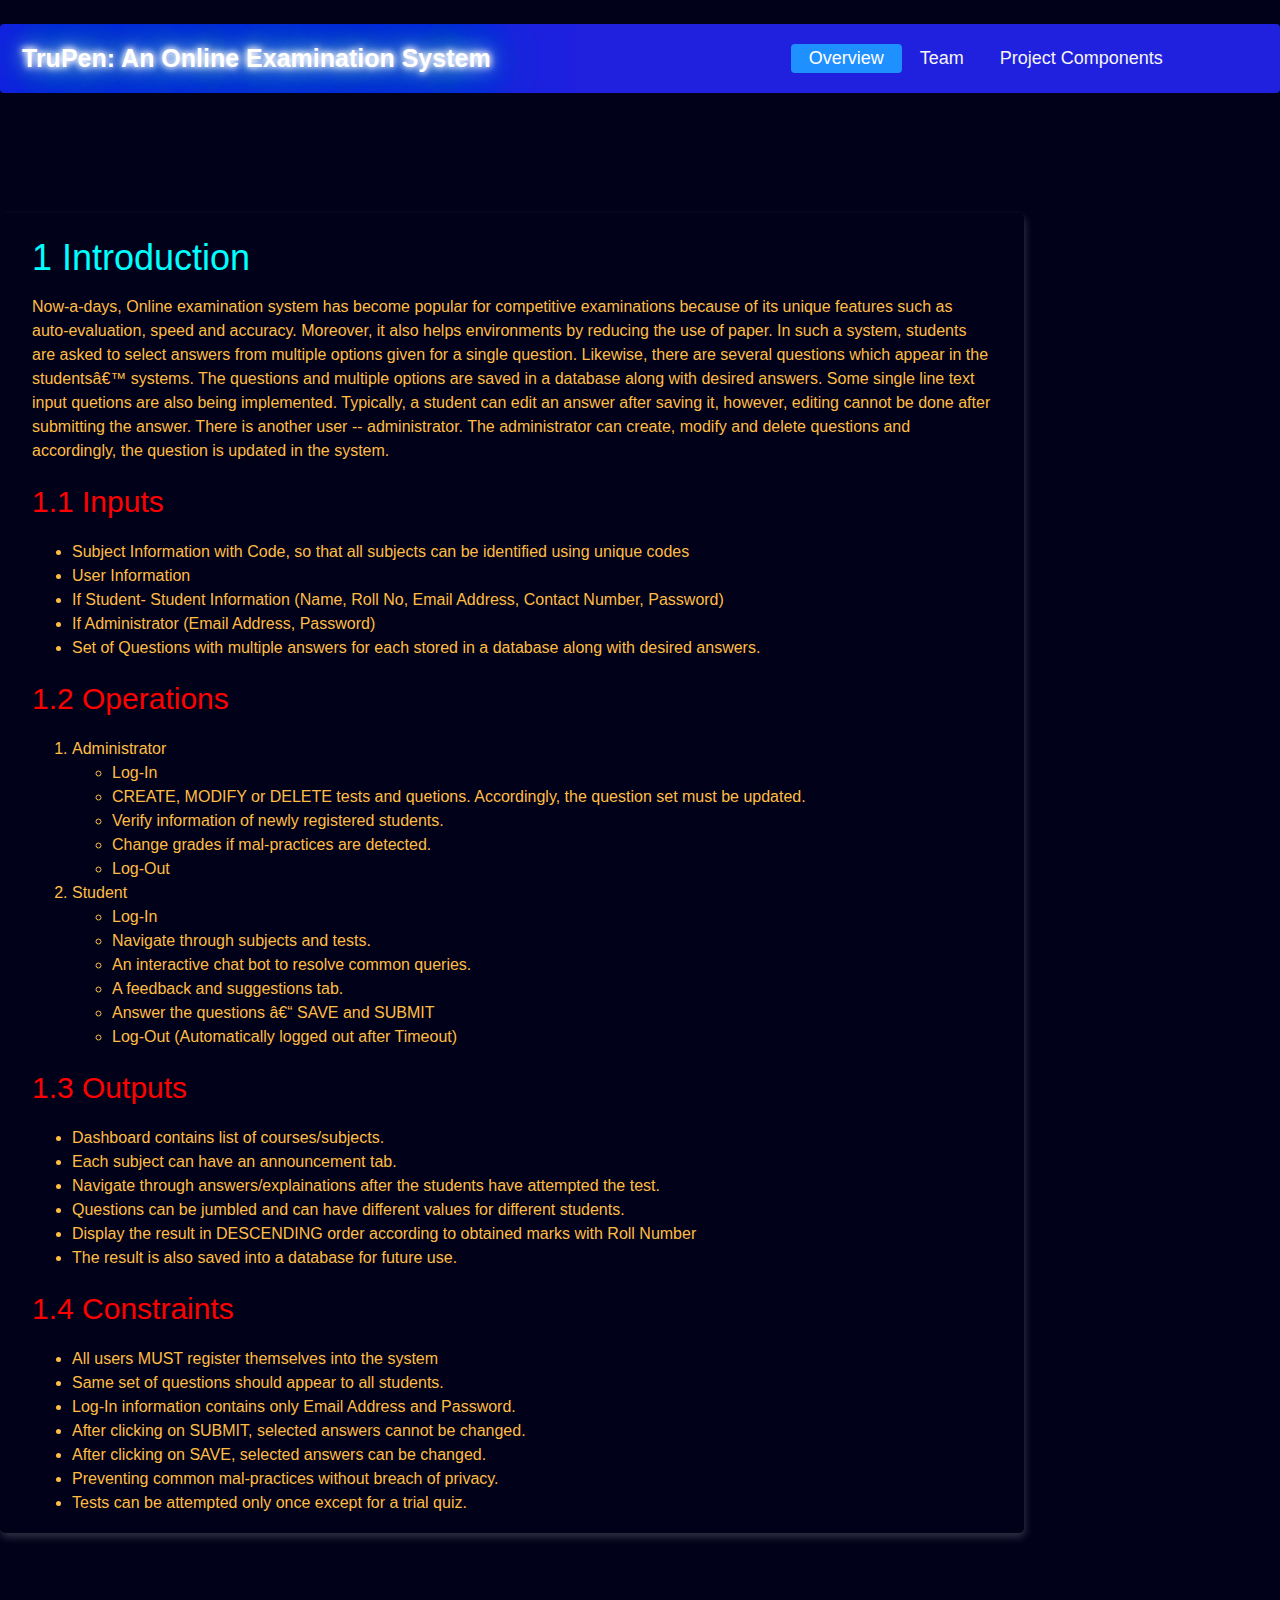
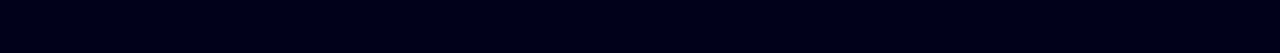
<file: overview.html>
<html>

<head>
    <title>Project Proposal</title>
    <link rel="stylesheet" type="text/css" href="Neontext.css"></link>
    <link rel="stylesheet" href="https://www.w3schools.com/w3css/4/w3.css">
</head>
<style type="text/css">
    <!-- body {
        color: rgb(255, 189, 67);
        font-size: medium;
    }
    
    div.p {
        margin-top: 7pt;
    }
    
    td div.comp {
        margin-top: -0.6ex;
        margin-bottom: -1ex;
    }
    
    td div.comb {
        margin-top: -0.6ex;
        margin-bottom: -.6ex;
    }
    
    td div.norm {
        line-height: normal;
    }
    
    td div.hrcomp {
        line-height: 0.9;
        margin-top: -0.8ex;
        margin-bottom: -1ex;
    }
    
    td.sqrt {
        border-top: 2 solid black;
        border-left: 2 solid black;
        border-bottom: none;
        border-right: none;
    }
    
    table.sqrt {
        border-top: 2 solid black;
        border-left: 2 solid black;
        border-bottom: none;
        border-right: none;
    }
    
    h1 {
        color: aqua;
    }
    
    h2 {
        color: red;
    }
    
    h3 {
        color: greenyellow;
    }
    
    h4 {
        color: bisque;
    }
    
    h4 a {
        color: aliceblue;
    }
    
    .card {
        width: 80%;
    }
    
    -->
</style>
<meta http-equiv="Content-Type" content="text/html; charset=iso-latin-1" />
</head>

<body>

    <br>

    <div class="header">
        <a href="index.html" class="logo">
            <center>
                <font class="neonText">TruPen: An Online Examination System</font>
            </center>
        </a>
        <div class="header-right">
            <a class="active" href="overview.html">Overview</a>
            <a href="team.html">Team</a>
            <a href="project_components.html">Project Components</a>
        </div>
    </div>
    <br>
    <br><br><br><br>
    <div class="card w3-container w3-animate-bottom">
        <div class="container">
            <p>
                <p>
                    <a name="toc.1">
                        <h1>1&nbsp;Introduction</h1>
                        Now-a-days, Online examination system has become popular for competitive examinations because of its unique features such as auto-evaluation, speed and accuracy. Moreover, it also helps environments by reducing the use of paper. In such a system, students
                        are asked to select answers from multiple options given for a single question. Likewise, there are several questions which appear in the students’ systems. The questions and multiple options are saved in a database along with desired
                        answers. Some single line text input quetions are also being implemented. Typically, a student can edit an answer after saving it, however, editing cannot be done after submitting the answer. There is another user -- administrator.
                        The administrator can create, modify and delete questions and accordingly, the question is updated in the system.
                        <br>
                        <p>
                            <a name="toc.1.1">
                                <h2>1.1&nbsp;Inputs</h2>
                                <ul>

                                    <li> Subject Information with Code, so that all subjects can be identified using unique codes</li>

                                    <li> User Information</li>

                                    <li> If Student- Student Information (Name, Roll No, Email Address, Contact Number, Password)</li>

                                    <li> If Administrator (Email Address, Password)</li>

                                    <li> Set of Questions with multiple answers for each stored in a database along with desired answers.</li>
                                </ul>
                            </a>
                        </p>
                        <p>
                            <a name="toc.1.2">
                                <h2>1.2&nbsp;Operations</h2>
                                <ol>

                                    <li> Administrator</li>
                                    <ul>

                                        <li> Log-In</li>

                                        <li> CREATE, MODIFY or DELETE tests and quetions. Accordingly, the question set must be updated.</li>

                                        <li> Verify information of newly registered students.</li>

                                        <li> Change grades if mal-practices are detected.</li>

                                        <li> Log-Out</li>
                                    </ul>

                                    <li> Student
                                        <ul>
                                            <li> Log-In</li>

                                            <li> Navigate through subjects and tests.</li>

                                            <li> An interactive chat bot to resolve common queries.</li>

                                            <li> A feedback and suggestions tab.</li>

                                            <li> Answer the questions – SAVE and SUBMIT</li>

                                            <li> Log-Out (Automatically logged out after Timeout)</li>
                                        </ul>
                                    </li>

                                </ol>
                                <p>
                            </a>
                            </p>
                            <p>
                                <a name="toc.1.3">
                                    <h2>1.3&nbsp;Outputs</h2>
                                    <ul>

                                        <li> Dashboard contains list of courses/subjects.</li>

                                        <li> Each subject can have an announcement tab.</li>

                                        <li> Navigate through answers/explainations after the students have attempted the test.</li>

                                        <li> Questions can be jumbled and can have different values for different students.</li>

                                        <li> Display the result in DESCENDING order according to obtained marks with Roll Number</li>

                                        <li> The result is also saved into a database for future use.</li>
                                    </ul>
                                </a>
                            </p>
                            <p>
                                <a name="toc.1.4">
                                    <h2>1.4&nbsp;Constraints</h2>
                                    <ul>

                                        <li> All users MUST register themselves into the system </li>

                                        <li> Same set of questions should appear to all students.</li>

                                        <li> Log-In information contains only Email Address and Password.</li>

                                        <li> After clicking on SUBMIT, selected answers cannot be changed.</li>

                                        <li> After clicking on SAVE, selected answers can be changed.</li>

                                        <li> Preventing common mal-practices without breach of privacy.</li>

                                        <li> Tests can be attempted only once except for a trial quiz.</li>
                                    </ul>
                                </a>
                            </p>
                        </p>
                </p>
            </p>
        </div>
    </div>
    <br><br><br><br><br>
</body>

</html>
</file>
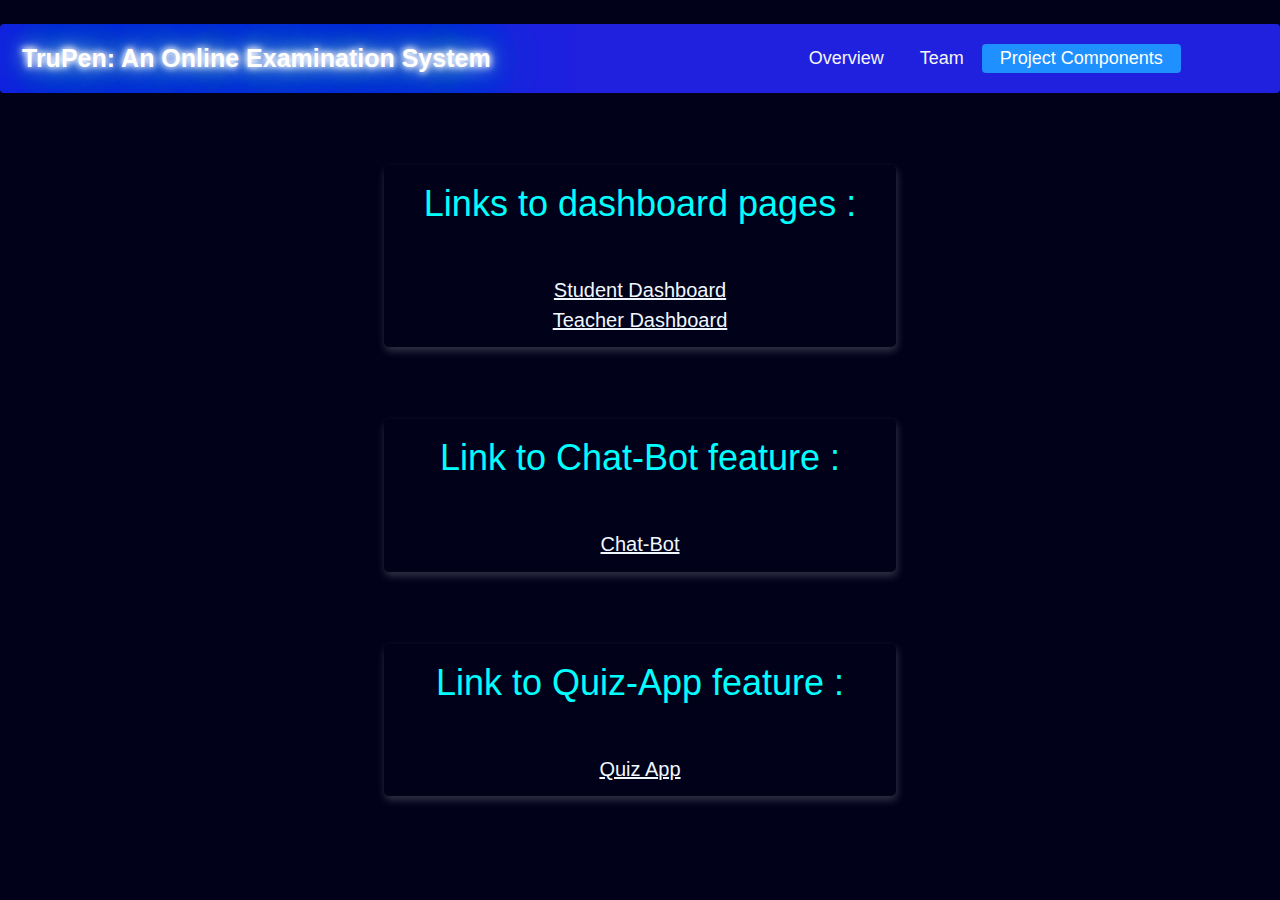
<file: project_components.html>
<html>

<head>
    <title>Project Proposal</title>
    <link rel="stylesheet" type="text/css" href="Neontext.css"></link>
    <link rel="stylesheet" href="https://www.w3schools.com/w3css/4/w3.css">
</head>
<style type="text/css">
    <!-- body {
        color: rgb(255, 189, 67);
        font-size: medium;
    }
    
    div.p {
        margin-top: 7pt;
    }
    
    td div.comp {
        margin-top: -0.6ex;
        margin-bottom: -1ex;
    }
    
    td div.comb {
        margin-top: -0.6ex;
        margin-bottom: -.6ex;
    }
    
    td div.norm {
        line-height: normal;
    }
    
    td div.hrcomp {
        line-height: 0.9;
        margin-top: -0.8ex;
        margin-bottom: -1ex;
    }
    
    td.sqrt {
        border-top: 2 solid black;
        border-left: 2 solid black;
        border-bottom: none;
        border-right: none;
    }
    
    table.sqrt {
        border-top: 2 solid black;
        border-left: 2 solid black;
        border-bottom: none;
        border-right: none;
    }
    
    h1 {
        color: aqua;
    }
    
    h2 {
        color: red;
    }
    
    h3 {
        color: greenyellow;
    }
    
    h4 {
        color: bisque;
    }
    
    h4 a {
        color: aliceblue;
    }
    
    h4 a:hover {
        color: blue;
    }
    
    -->
</style>
<meta http-equiv="Content-Type" content="text/html; charset=iso-latin-1" />
</head>

<body>

    <br>

    <div class="header">
        <a href="index.html" class="logo" <center>
            <font class="neonText">TruPen: An Online Examination System</font>
            </center>
        </a>
        <div class="header-right">
            <a href="overview.html">Overview</a>
            <a href="team.html">Team</a>
            <a class="active" href="project_components.html">Project Components</a>
        </div>
    </div>
    <br><br><br>
    <center>
        <div class="card w3-container w3-center w3-animate-bottom">
            <div class="container">
                <h1>Links to dashboard pages :</h1>
                <br>
                <h4>
                    <a href="./student dashboard/student_dashboard.html">Student Dashboard</a>
                    <br>
                    <a href="./teacher dashboard/teacher_dashboard.html">Teacher Dashboard</a>
                </h4>
            </div>
        </div>
        <br><br><br>
        <div class="card w3-container w3-center w3-animate-bottom">
            <div class="container">
                <h1>Link to Chat-Bot feature :</h1>
                <br>
                <h4>
                    <a href="./Chatbot/index.html">Chat-Bot</a>
                </h4>
            </div>
        </div>
        <br><br><br>
        <div class="card w3-container w3-center w3-animate-bottom">
            <div class="container">
                <h1>Link to Quiz-App feature :</h1>
                <br>
                <h4>
                    <a href="quiz.html">Quiz App</a>
                </h4>
            </div>
        </div>
        <br><br><br>
    </center>
</body>

</html>
</file>
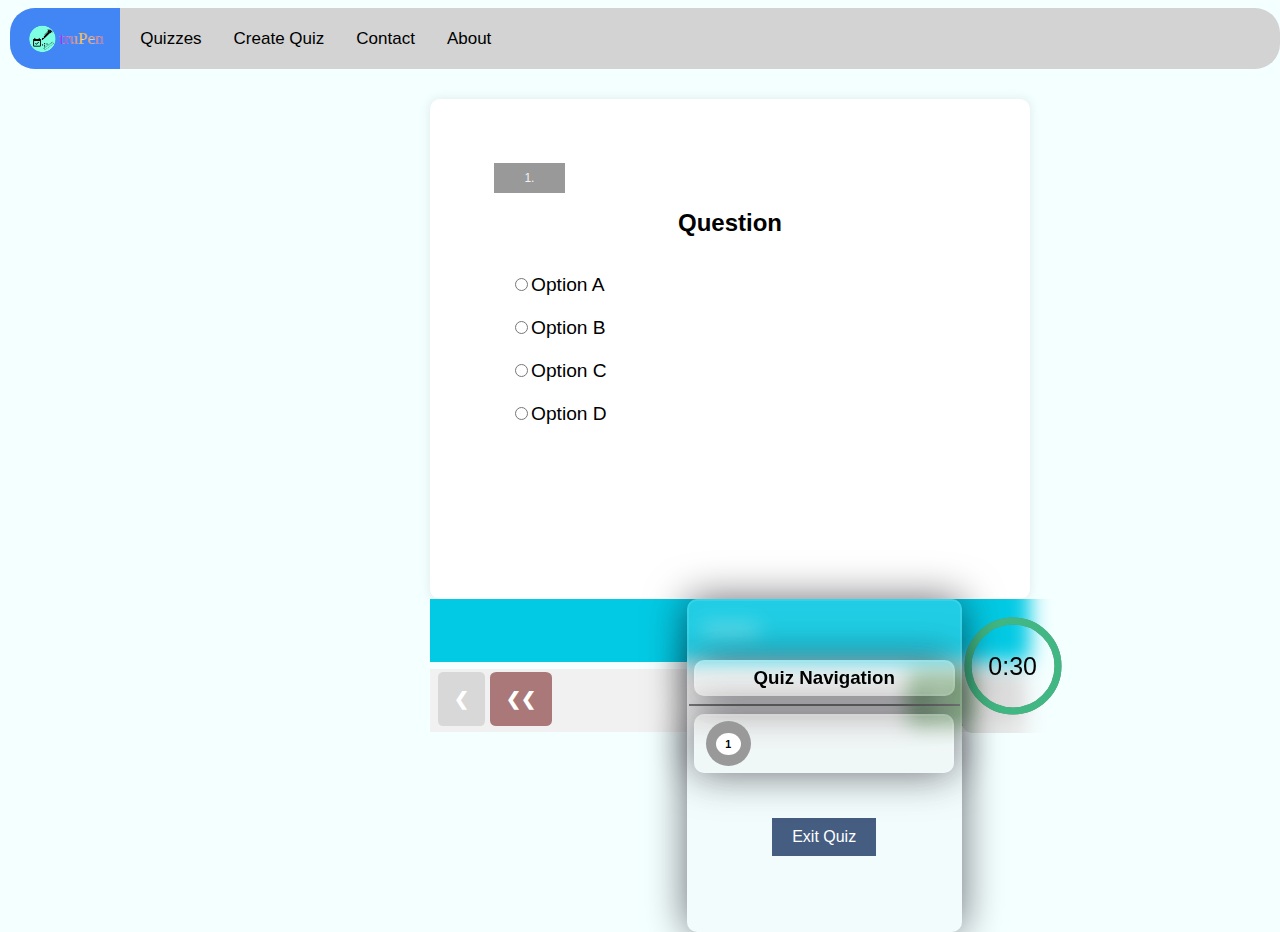
<file: quiz.html>
<html>

<head>
    <title>Quiz : Demo</title>
    <link rel="stylesheet" href="quizstyle.css">
    <style>
        * {
            box-sizing: border-box
        }
        
        body {
            font-family: Verdana, sans-serif;
            margin: 0;
            background: #f4ffff;
        }
        
        .mySlides {
            display: none;
            height: 500px;
        }
        
        img {
            vertical-align: middle;
        }
        
        .main-container {
            display: flexbox;
            /*flex-flow: row wrap;*/
            padding: 20px;
            margin: 10px;
            margin-left: 400px;
            height: 80%;
            max-width: 1300px;
        }
        /* Slideshow container */
        
        .slideshow-container {
            float: left;
            max-width: 700px;
            min-width: 600px;
            max-height: 500px;
            min-height: 400px;
        }
        
        .slideshow-container form {
            max-width: 700px;
            min-width: 600px;
            max-height: 500px;
            min-height: 400px;
        }
        
        .slideshow-container .navstp {
            display: inline-block;
            padding: 3px;
            background-color: #f1f1f1;
            width: 100%;
            height: 63px;
        }
        /* Next & previous buttons */
        
        .prev,
        .next {
            cursor: pointer;
            background-color: rgba(0, 0, 0, 0.1);
            margin-left: 5px;
            margin-right: 5px;
            width: auto;
            padding: 16px;
            color: white;
            font-weight: bold;
            font-size: 18px;
            transition: 0.6s ease;
            border-radius: 10%;
            user-select: none;
        }
        
        .first {
            cursor: pointer;
            float: left;
            background-color: rgba(100, 0, 0, 0.5);
            width: auto;
            padding: 16px;
            color: white;
            font-weight: bold;
            font-size: 18px;
            transition: 0.6s ease;
            border-radius: 10%;
            user-select: none;
        }
        
        .last {
            cursor: pointer;
            float: right;
            background-color: rgba(0, 100, 0, 0.5);
            width: auto;
            padding: 16px;
            color: white;
            font-weight: bold;
            font-size: 18px;
            transition: 0.6s ease;
            border-radius: 10%;
            user-select: none;
        }
        /* Position the "next button" to the right */
        
        .next {
            float: right;
        }
        
        .prev {
            float: left;
        }
        /* On hover, add a black background color with a little bit see-through */
        
        .prev:hover,
        .next:hover {
            background-color: rgba(0, 0, 0, 0.8);
            border: 2px solid rgba(200, 250, 250, 0.8);
        }
        
        .first:hover {
            background-color: rgba(100, 0, 0, 0.8);
            border: 2px solid rgba(200, 150, 200, 0.8);
        }
        
        .last:hover {
            background-color: rgba(0, 100, 0, 0.8);
            border: 2px solid rgba(200, 150, 200, 0.8);
        }
        /* Caption text */
        
        .text {
            color: #f2f2f2;
            background-color: rgba(0, 0, 0, 0.6);
            font-size: 15px;
            padding: 8px 12px;
            position: relative;
            bottom: -70px;
            width: 100%;
            text-align: center;
        }
        /* Number text (1/3 etc) */
        
        .numbertext {
            color: #f2f2f2;
            background-color: rgba(0, 0, 0, 0.4);
            font-size: 12px;
            padding: 8px 12px;
            text-align: center;
            margin-right: 85%;
            top: 0;
        }
        /* The dots/bullets/indicators */
        
        .dot {
            cursor: pointer;
            height: 15px;
            width: 15px;
            margin: 0 2px;
            background-color: #bbb;
            border-radius: 50%;
            display: inline-block;
            transition: background-color 0.6s ease;
        }
        
        .active,
        .dot:hover {
            background-color: #717171;
        }
        /* Fading animation */
        
        .fade {
            -webkit-animation-name: fade;
            -webkit-animation-duration: 1.5s;
            animation-name: fade;
            animation-duration: 1.5s;
        }
        
        @-webkit-keyframes fade {
            from {
                opacity: .4
            }
            to {
                opacity: 1
            }
        }
        
        @keyframes fade {
            from {
                opacity: .4
            }
            to {
                opacity: 1
            }
        }
        /* On smaller screens, decrease text size */
        
        @media only screen and (max-width: 300px) {
            .prev,
            .next,
            .text {
                font-size: 11px
            }
        }
        
        .quiz-container {
            background-color: #fff;
            border-radius: 10px;
            box-shadow: 0 0 10px 2px rgba(100, 100, 100, 0.1);
            width: 100%;
            height: 100%;
            overflow: hidden;
        }
        
        .quiz-header {
            padding: 4rem;
        }
        
        h2 {
            padding: 1rem;
            margin: 0;
        }
        
        ul {
            list-style-type: none;
            padding: 0;
        }
        
        ul li {
            font-size: 1.2rem;
            margin: 1.3rem 1rem;
        }
        
        ul li label {
            cursor: pointer;
        }
        
        .container {
            position: relative;
            padding: 50px;
            width: 260px;
            min-height: 30px;
            display: flex;
            justify-content: center;
            align-items: center;
            background: rgba(255, 255, 255, 0.2);
            backdrop-filter: blur(5px);
            border-radius: 10px;
            box-shadow: 0 25px 45px rgba(0, 0, 0, 0.2);
        }
        
        .openbtn1 {
            font-size: 20px;
            cursor: pointer;
            background-color: #111;
            color: white;
            padding: 10px 15px;
            border: none;
        }
        
        .openbtn1:hover {
            background-color: #444;
        }
        
        .circlestyle {
            border: none;
            background-color: cyan;
            box-shadow: 10px;
            border-radius: 50%;
            padding: 5px;
        }
        
        .exitit {
            background-color: #455d80;
            border: none;
            color: white;
            padding: 10px 20px;
            text-align: center;
            text-decoration: none;
            display: inline-block;
            font-size: 16px;
            margin: 4px 2px;
            cursor: pointer;
        }
        
        .exitit:hover {
            background-color: #2a384d;
            border: none;
            color: white;
            padding: 10px 20px;
            text-align: center;
            text-decoration: none;
            display: inline-block;
            font-size: 16px;
            margin: 4px 2px;
            cursor: pointer;
        }
        
        .navboxd {
            display: block;
            float: right;
            height: 50%;
            width: 275px;
            align-content: center;
            background-color: rgba(235, 235, 235, 0.13);
            border-radius: 10px;
            backdrop-filter: blur(10px);
            border: 2px solid rgba(255, 255, 255, 0.1);
            box-shadow: 0 0 40px rgba(8, 7, 16, 0.6);
        }
        
        .flexbox {
            display: flex;
            padding-left: 5px;
            padding-right: 5px;
            margin: 5px;
            flex-flow: row wrap;
            width: 260px;
            /* 4 items * item width(100+5+5) = 440 */
            background-color: rgba(235, 235, 235, 0.13);
            border-radius: 10px;
            backdrop-filter: blur(10px);
            border: 2px solid rgba(255, 255, 255, 0.1);
            box-shadow: 0 0 40px rgba(8, 7, 16, 0.6);
        }
        
        .flexbox .flex-item {
            padding: 5px;
            margin: 5px;
            width: 45px;
            cursor: pointer;
            height: 45px;
            align-content: center;
            vertical-align: center;
            border-radius: 50%;
            background-color: #dfdfdf;
        }
        
        .flexbox .act {
            background-color: #999999;
        }
        
        .flexbox .flex-item-rev {
            padding: 5px;
            margin: 5px;
            width: 45px;
            height: 45px;
            align-content: center;
            vertical-align: center;
            border-radius: 50%;
            background-color: #aa00aa;
        }
        
        .flexbox .flex-item-leftb {
            padding: 5px;
            margin: 5px;
            width: 45px;
            height: 45px;
            align-content: center;
            vertical-align: center;
            border-radius: 50%;
            background-color: #a00;
        }
        
        .flexbox .flex-item-attempt {
            padding: 5px;
            margin: 5px;
            width: 45px;
            height: 45px;
            align-content: center;
            vertical-align: center;
            border-radius: 50%;
            background-color: #0f0;
        }
        
        .flexbox .flex-item .con {
            display: block;
            padding: 5px;
            margin: 5px;
            border-radius: 50%;
            border-color: black;
            background-color: #fff;
            box-shadow: 5px;
            text-align: center;
        }
        
        .flexbox .flex-item-rev .con {
            display: block;
            padding: 5px;
            margin: 5px;
            border-radius: 50%;
            border-color: black;
            background-color: #fff;
            box-shadow: 5px;
            text-align: center;
        }
        
        .flexbox .flex-item-attempt .con {
            display: block;
            padding: 5px;
            margin: 5px;
            border-radius: 50%;
            border-color: black;
            background-color: #fff;
            box-shadow: 5px;
            text-align: center;
        }
        
        .flexbox .flex-item-leftb .con {
            display: block;
            padding: 5px;
            margin: 5px;
            border-radius: 50%;
            border-color: black;
            background-color: #ff0000;
            box-shadow: 5px;
            text-align: center;
        }
        
        .head {
            padding: 5px;
            margin: 5px;
            text-align: center;
            background-color: rgba(235, 235, 235, 0.13);
            border-radius: 10px;
            backdrop-filter: blur(10px);
            border: 2px solid rgba(255, 255, 255, 0.1);
            box-shadow: 0 0 40px rgba(8, 7, 16, 0.6);
        }
        
        .botm {
            padding: 5px;
            margin: 5px;
            position: absolute;
            bottom: 0;
            width: 96%;
            text-align: center;
            background-color: rgba(0, 0, 255, 0.23);
            border-radius: 10px;
            backdrop-filter: blur(10px);
            border: 2px solid rgba(255, 255, 255, 0.1);
            box-shadow: 0 0 40px rgba(8, 7, 16, 0.6);
            background-color: #03cae4;
        }
        
        .botm .btn {
            border-radius: 5px;
            border: 4px solid rgba(255, 255, 255, 0.2);
            color: #fff;
            border: none;
            display: inline-flex;
            width: 100%;
            font-size: 1 rem;
            font-family: sans-serif;
            padding: 1rem;
            background-color: rgba(20, 25, 235, 0.13);
        }
        
        .btn:hover {
            border: 4px solid rgba(255, 255, 255, 0.8);
            background-color: rgba(200, 25, 25, 0.4);
        }
        
        .btn:focus {
            outline: none;
            background-color: rgba(200, 250, 235, 0.13);
        }
        
        .timer-container {
            display: block;
            float: right;
            width: 275px;
            align-content: center;
            background-color: rgba(235, 235, 235, 0);
            border-radius: 10px;
            backdrop-filter: blur(10px);
            border: 1px solid rgba(255, 255, 255, 0);
            box-shadow: 0 0 40px rgba(8, 7, 16, 0);
        }
        
        .base-timer {
            position: relative;
            width: 100px;
            height: 100px;
        }
        
        .base-timer__svg {
            transform: scaleX(-1);
        }
        
        .base-timer__circle {
            fill: none;
            stroke: none;
        }
        
        .base-timer__path-elapsed {
            stroke-width: 7px;
            stroke: grey;
        }
        
        .base-timer__path-remaining {
            stroke-width: 7px;
            stroke-linecap: round;
            transform: rotate(90deg);
            transform-origin: center;
            transition: 1s linear all;
            fill-rule: nonzero;
            stroke: currentColor;
        }
        
        .base-timer__path-remaining.green {
            color: rgb(65, 184, 131);
        }
        
        .base-timer__path-remaining.orange {
            color: orange;
        }
        
        .base-timer__path-remaining.red {
            color: red;
        }
        
        .base-timer__label {
            position: absolute;
            width: 100px;
            height: 100px;
            top: 0;
            display: flex;
            align-items: center;
            justify-content: center;
            font-size: 25px;
        }
    </style>
</head>

<body style="margin-left:10px;margin-top:8px;margin-bottom:10px">
    <div class="topnav">
        <a class="active gradient-text" href=""><img src="Image_Components/truPen Better Logo.png" alt="logo" style="width: 25pt;">
            <div style="display:inline-block;" class="gradient">truPen</div>
        </a>
        &nbsp;
        <a href="">Quizzes</a>
        <a href="">Create Quiz</a>
        <a href="">Contact</a>
        <a href="">About</a>
    </div>
    <div class="main-container">
        <div class="slideshow-container">
            <form method="post" action="project_components.html" id="myform">

                <div class="mySlides fade" id="'.$x.'">
                    <div class="quiz-container" id="quiz">
                        <div class="quiz-header">
                            <div class="numbertext">1.</div>
                            <h2>Question</h2>
                            <ul>
                                <li><input type="radio" name="answer'.$x.'" id="a" class="answer" value="a_'.$x.'"><label for="a" id="a_text">Option A</label></li>
                                <li><input type="radio" name="answer'.$x.'" id="b" class="answer" value="b_'.$x.'"><label for="b" id="b_text">Option B</label></li>
                                <li><input type="radio" name="answer'.$x.'" id="c" class="answer" value="c_'.$x.'"><label for="c" id="c_text">Option C</label></li>
                                <li><input type="radio" name="answer'.$x.'" id="d" class="answer" value="d_'.$x.'"><label for="d" id="d_text">Option D</label></li>
                            </ul>
                        </div>
                    </div>
                </div>
                <button type="submit" id="s">Submit</button>
            </form>
            <br>
            <br>
            <br>
            <div class="navstp">
                <a class="prev" onclick="plusSlides(-1)">&#10094;</a>
                <a class="first" onclick="firstSlide()">&#10094;&#10094;</a>
                <a class="next" onclick="plusSlides(1)">&#10095;</a>
                <a class="last" onclick="lastSlide()">&#10095;&#10095;</a>
            </div>

        </div>
        <div class="timer-container" style="margin-right: 10pt;">
            <p id="app"></p>
        </div>
        <div class="navboxd">
            <h3 class="head">Quiz Navigation</h3>
            <hr noshade="2">
            <div class="flexbox">
                <div class="flex-item">
                    <a onclick="currentSlide(1)">
                        <h6 class="con">1</h6>
                    </a>
                </div>
            </div>
            <br>
            <br>
            <form action="">
                <center><input type="submit" value="Exit Quiz" class="exitit"></center>
            </form>
            <script>
                let TIME_LIMIT = 30;
                let TL = 30;
            </script>
            <script>
                var slideIndex = 1;
                showSlides(slideIndex);

                function plusSlides(n) {
                    showSlides(slideIndex += n);
                }

                function firstSlide() {
                    showSlides(slideIndex = 1);
                }

                function lastSlide() {
                    showSlides(slideIndex = -200);
                }

                function currentSlide(n) {
                    showSlides(slideIndex = n + 1);
                }

                function showSlides(n) {
                    var i;
                    var slides = document.getElementsByClassName("mySlides");
                    var dots = document.getElementsByClassName("flex-item");
                    if (n > slides.length) {
                        slideIndex = 1
                    }
                    if (n < 1) {
                        slideIndex = slides.length
                    }
                    for (i = 0; i < slides.length; i++) {
                        slides[i].style.display = "none";
                    }
                    for (i = 0; i < dots.length; i++) {
                        dots[i].className = dots[i].className.replace(" act", "");
                    }
                    slides[slideIndex - 1].style.display = "block";
                    dots[slideIndex - 1].className += " act";
                }

                function toggle() {
                    var x = document.getElementById("mySidePanel");
                    var y = document.getElementById("rotation");
                    if (x.style.width === "250px") {
                        y.classList.add("rotation");
                        closeNav();
                    } else {
                        y.classList.add("rotation");
                        openNav();
                    }
                    setTimeout(() => {
                        y.classList.remove("rotation");
                    }, 1050);
                }

                function openNav() {
                    document.getElementById("mySidePanel").style.width = "250px";
                }

                function closeNav() {
                    document.getElementById("mySidePanel").style.width = "0";
                }
                // code for timer :
                const FULL_DASH_ARRAY = 283;
                const WARNING_THRESHOLD = 30;
                const ALERT_THRESHOLD = 10;

                const COLOR_CODES = {
                    info: {
                        color: "green"
                    },
                    warning: {
                        color: "orange",
                        threshold: WARNING_THRESHOLD
                    },
                    alert: {
                        color: "red",
                        threshold: ALERT_THRESHOLD
                    }
                };
                //const TIME_LIMIT = 100;
                //TIME_LIMIT = window.sessionStorage.getItem("Time");
                let timePassed = 0;
                let timeLeft = TIME_LIMIT;
                let timerInterval = null;
                let remainingPathColor = COLOR_CODES.info.color;

                document.getElementById("app").innerHTML = `
<div class="base-timer">
  <svg class="base-timer__svg" viewBox="0 0 100 100" xmlns="http://www.w3.org/2000/svg">
    <g class="base-timer__circle">
      <circle class="base-timer__path-elapsed" cx="50" cy="50" r="45"></circle>
      <path
        id="base-timer-path-remaining"
        stroke-dasharray="283"
        stroke-dashoffset="0"
        class="base-timer__path-remaining ${remainingPathColor}"
        d="
          M 50, 50
          m -45, 0
          a 45,45 0 1,0 90,0
          a 45,45 0 1,0 -90,0
        "
      ></path>
    </g>
  </svg>
  <span id="base-timer-label" class="base-timer__label">${formatTime(timeLeft)}</span>
</div>
`;

                startTimer();

                function onTimesUp() {
                    clearInterval(timerInterval);
                }

                function startTimer() {
                    timerInterval = setInterval(() => {
                        timePassed = timePassed += 1;
                        timeLeft = TIME_LIMIT - timePassed;
                        //window.sessionStorage.setItem("time",timeLeft);
                        document.getElementById("base-timer-label").innerHTML = formatTime(
                            timeLeft
                        );
                        setCircleDasharray();
                        setRemainingPathColor(timeLeft);

                        if (timeLeft <= 0) {
                            onTimesUp();
                            location.reload();
                            document.getElementById("myform").submit();
                            //window.sessionStorage.setItem("time",0);
                            return;
                        }
                    }, 1000);
                }

                function formatTime(time) {
                    const minutes = Math.floor(time / 60);
                    let seconds = time % 60;

                    if (seconds < 10) {
                        seconds = `0${seconds}`;
                    }

                    return `${minutes}:${seconds}`;
                }

                function setRemainingPathColor(timeLeft) {
                    const {
                        alert,
                        warning,
                        info
                    } = COLOR_CODES;
                    if (timeLeft <= alert.threshold) {
                        document
                            .getElementById("base-timer-path-remaining")
                            .classList.remove(warning.color);
                        document
                            .getElementById("base-timer-path-remaining")
                            .classList.add(alert.color);
                    } else if (timeLeft <= warning.threshold) {
                        document
                            .getElementById("base-timer-path-remaining")
                            .classList.remove(info.color);
                        document
                            .getElementById("base-timer-path-remaining")
                            .classList.add(warning.color);
                    }
                }

                function calculateTimeFraction() {
                    const rawTimeFraction = timeLeft / TIME_LIMIT;
                    // return rawTimeFraction - (1 / TIME_LIMIT) * (1 - rawTimeFraction);
                    return rawTimeFraction;
                }

                function setCircleDasharray() {
                    //const circleDasharray = `${(calculateTimeFraction() * FULL_DASH_ARRAY).toFixed(0)} 360`;
                    const circleDasharray = ((TIME_LIMIT - timeLeft) / TIME_LIMIT * 283).toString();;
                    document.getElementById("base-timer-path-remaining").setAttribute("stroke-dashoffset", circleDasharray);
                }
            </script>
            <script type="text/javascript">
                function forcesubmit() {
                    document.getElementById("myform").submit();
                }
            </script>
</body>

</html>
</file>
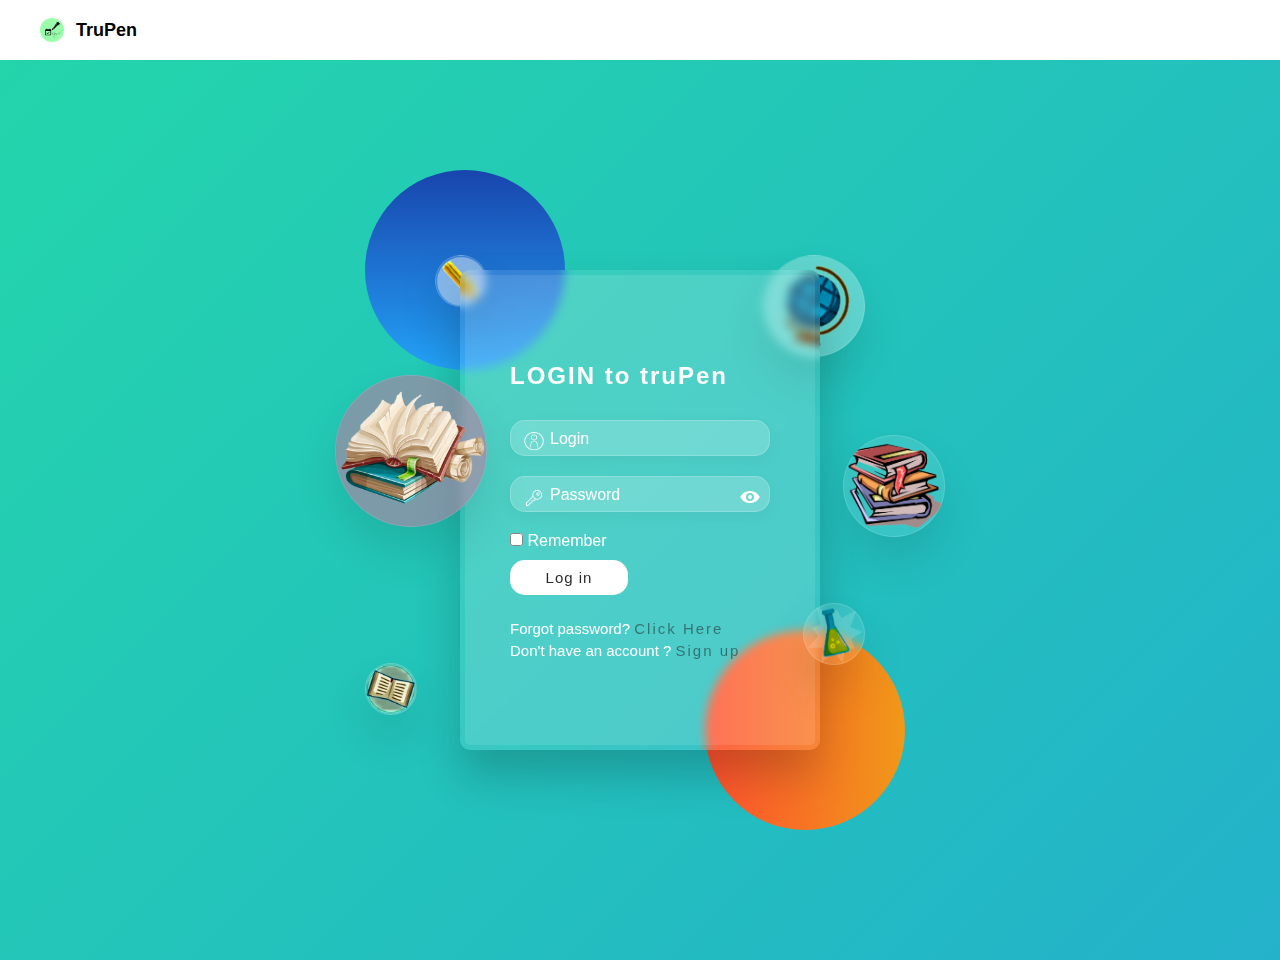
<file: stu_login.html>
<!DOCTYPE html>
<html lang="en">

<head>

    <meta charset="UTF-8">
    <meta name="trupen" content="truPen">
    <title>truPen | Login Form -&gt; HTML &amp; CSS</title>
    <link rel="stylesheet" href="globalstyles.css">
    <style>
        .submit {
            text-align: center;
            font-size: 15px;
            position: relative;
            width: 100%;
            margin-bottom: 20px;
            background: #fff;
            color: #111;
            max-width: 100px;
            border: none;
            border: 1px solid rgba(255, 255, 255, 0.2);
            border-radius: 15px;
            padding: 8px 8px;
            box-shadow: none;
            letter-spacing: 1px;
            cursor: pointer;
            transition: 1.5s;
        }
        
        .submit:hover {
            background: linear-gradient(115deg, rgba(0, 0, 0, 0.1), rgba(255, 255, 255, 0.25));
            color: #fff;
            transition: 0.5s;
        }
    </style>
    <script>
        window.console = window.console || function(t) {};
    </script>

    <script>
        if (document.location.search.match(/type=embed/gi)) {
            window.parent.postMessage("resize", "*");
        }
    </script>
</head>

<body translate="no">
    <header>
        <div class="header">
            <div class="logo">
                <svg xmlns="http://www.w3.org/2000/svg" viewBox="10 0 512 512" fill="#fff" style="background-color:#99ffaa;border-radius:50%;">
                    <g transform="translate(0.000000,512.000000) scale(0.110000,-0.110000)" fill="#000000" stroke="none">
                        <path d="M3234 3848 c-7 -11 6 -28 64 -89 l43 -46 -40 -63 c-23 -35 -41 -71
                        -41 -81 0 -10 -13 -41 -30 -67 -34 -56 -36 -67 -14 -76 17 -7 34 0 34 14 0 5
                        5 21 11 37 l10 27 21 -33 21 -33 -41 -41 -42 -41 -33 32 c-18 18 -40 32 -48
                        32 -8 0 -97 -83 -198 -184 -131 -131 -182 -189 -178 -200 4 -9 14 -16 24 -16
                        10 0 93 75 185 167 167 166 167 167 188 148 21 -19 21 -19 -267 -307 l-288
                        -288 103 -102 102 -103 282 282 c195 194 291 283 308 285 18 2 25 9 25 24 0
                        13 24 47 56 81 31 32 59 69 63 81 9 27 18 28 33 2 12 -19 13 -19 65 5 28 13
                        75 27 104 31 48 6 52 8 58 36 3 17 6 48 6 69 l0 39 110 -7 c81 -4 110 -3 110
                        6 0 6 -72 92 -160 190 l-159 179 -123 6 c-233 11 -359 12 -364 4z"/>
                        <path d="M2544 2668 c-33 -35 -204 -356 -204 -383 0 -8 7 -18 16 -22 21 -8
                        349 160 392 201 l32 31 -103 103 -103 102 -30 -32z"/>
                        <path d="M1280 2525 l0 -65 -46 0 c-58 0 -111 -25 -129 -61 -22 -42 -22 -1006
                        0 -1048 31 -62 34 -62 574 -59 479 3 490 3 518 24 53 40 53 32 53 565 0 488 0
                        497 -21 523 -29 37 -71 56 -124 56 l-45 0 0 65 0 65 -65 0 -65 0 0 -65 0 -65
                        -260 0 -260 0 0 65 0 65 -65 0 -65 0 0 -65z m840 -750 l0 -355 -455 0 -455 0
                        0 355 0 355 455 0 455 0 0 -355z"/>
                        <path d="M1730 1845 l-155 -155 -67 67 -68 68 -35 -35 -35 -35 103 -103 102
                        -102 195 195 195 195 -35 29 c-19 17 -37 30 -40 31 -3 0 -75 -70 -160 -155z"/>
                        <path d="M3330 1519 c-371 -270 -675 -497 -674 -503 2 -17 184 -266 195 -266
                        17 0 1359 982 1358 993 0 15 -181 259 -194 264 -5 1 -314 -218 -685 -488z
                        m751 374 c34 -49 73 -102 86 -119 l23 -31 -652 -474 c-358 -261 -659 -480
                        -669 -486 -15 -11 -27 1 -105 109 l-88 121 29 25 29 24 20 -25 c12 -13 34 -42
                        50 -63 46 -59 43 -22 -3 40 -23 30 -41 57 -41 60 0 3 13 14 30 26 l30 21 25
                        -28 c27 -31 36 -13 10 23 -13 19 -12 23 15 42 16 12 33 22 38 22 5 0 28 -27
                        51 -60 23 -33 47 -58 52 -54 5 3 -11 35 -37 71 -49 69 -49 67 0 95 17 9 23 7
                        34 -11 8 -11 21 -21 29 -21 11 0 11 6 -4 31 l-18 31 29 23 29 23 51 -66 c27
                        -36 52 -60 54 -54 2 7 -15 37 -37 67 -23 30 -41 58 -41 62 0 4 12 17 28 29
                        l27 22 22 -26 c26 -33 42 -22 19 14 -17 24 -17 26 1 40 48 38 50 38 95 -26 40
                        -57 58 -73 58 -50 0 6 -19 36 -42 67 l-42 55 29 24 c37 30 39 30 55 -1 14 -25
                        30 -33 30 -15 0 6 -7 21 -15 34 -15 23 -15 25 14 45 16 12 33 21 38 21 5 0 29
                        -27 53 -60 24 -32 47 -57 52 -54 10 6 6 13 -45 81 l-39 53 23 20 c31 25 46 25
                        61 0 13 -20 38 -28 38 -11 0 5 -7 14 -15 21 -8 7 -15 18 -15 26 0 17 60 59 69
                        48 4 -5 24 -33 45 -61 33 -46 56 -66 56 -47 0 3 -20 34 -45 68 l-44 63 30 23
                        31 22 23 -28 c28 -34 45 -26 21 10 -22 34 -21 39 14 59 l29 18 43 -60 c24 -33
                        46 -61 51 -61 16 0 5 23 -34 76 -43 58 -42 71 3 95 14 8 23 4 43 -18 27 -31
                        34 -16 10 21 -15 22 -14 25 19 50 l34 26 47 -65 c25 -36 51 -63 56 -60 5 4
                        -12 35 -37 71 l-46 64 24 20 c12 11 28 19 34 20 7 0 40 -39 75 -87z"/>
                        <path d="M2727 1801 l-27 -6 40 -57 41 -57 55 6 c61 7 60 8 37 -54 -3 -7 -1
                        -13 4 -13 6 0 18 18 28 40 l18 39 -42 56 c-39 52 -44 55 -84 54 -23 -1 -54 -4
                        -70 -8z"/>
                        <path d="M3094 1705 c-48 -38 -54 -46 -38 -51 10 -4 41 -15 67 -26 l48 -18 47
                        36 47 36 5 -38 c3 -21 10 -39 17 -41 9 -3 10 7 6 34 -9 58 -17 67 -82 90 l-60
                        22 -57 -44z"/>
                        <path d="M2432 1589 c-29 -22 -52 -43 -52 -47 0 -5 28 -18 62 -30 67 -24 60
                        -26 131 28 l27 22 0 -25 c0 -32 9 -57 21 -57 12 0 0 82 -15 96 -6 7 -36 21
                        -67 32 l-55 20 -52 -39z"/>
                        <path d="M2707 1464 c-3 -4 11 -31 31 -60 l37 -54 58 2 c51 3 57 1 53 -14 -4
                        -10 -9 -27 -12 -38 -12 -38 14 -20 30 21 17 41 17 42 -9 78 -52 74 -48 71
                        -117 71 -36 0 -67 -3 -71 -6z"/>
                    </g>
                </svg> TruPen
            </div>
            <div class="header-menu">
            </div>
        </div>
    </header>
    <div class="background">
        <div class="shape"></div>
        <div class="shape"></div>
    </div>
    <section>

        <div class="box">

            <div class="square" style="--i:0;"></div>
            <div class="square" style="--i:1;"></div>
            <div class="square" style="--i:2;"></div>
            <div class="square" style="--i:3;"></div>
            <div class="square" style="--i:4;"></div>
            <div class="square" style="--i:5;"></div>

            <div class="container">
                <div class="form">
                    <h2>LOGIN to truPen</h2>
                    <form>
                        <div class="inputBx">
                            <input type="text" name="LoginID" id="LoginID" autocomplete="off" required="required">
                            <span>Login</span>
                            <img src="Image_Components/us.png" alt="user">
                        </div>
                        <div class="inputBx password">
                            <input id="password" type="password" name="password" required="required">
                            <span>Password</span>
                            <a href="#" class="password-control" onclick="return show_hide_password(this);"></a>
                            <img src="Image_Components/ps.png" alt="key">
                        </div>
                        <label class="remember"><input type="checkbox">
                        Remember</label>
                        <div>
                            <a href="student_dashboard/dashboard.html"><input class="submit" value="Log in"></a>
                        </div>
                    </form>
                    <p>Forgot password?
                        <a href="forgot_password/forgot_pass_stu_1.html">Click Here</a>
                    </p>
                    <p>Don't have an account ?
                        <a href="stu_signup.html">Sign up</a>
                    </p>
                </div>
            </div>

        </div>
    </section>
    <script id="rendered-js" src="Design_Components/Button-Effect.js"></script>

</body>

</html>
</file>
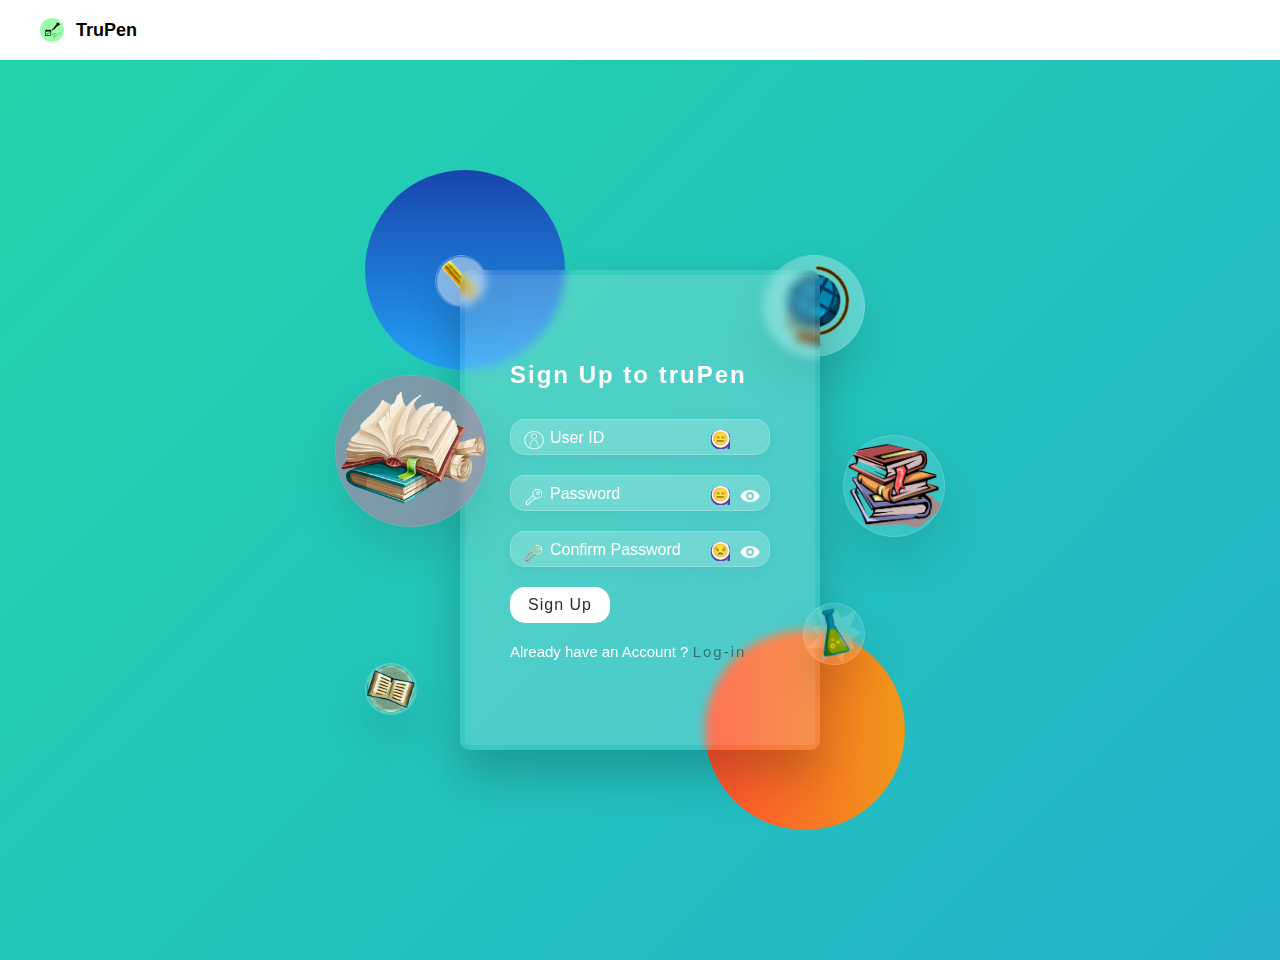
<file: stu_signup.html>
<!DOCTYPE html>
<html lang="en" >

<head>

  <meta charset="UTF-8">
  <meta name="TRUPEN" content="TRUPEN">

  <title>TRUPEN | SIGN UP Form</title>
  <link rel="stylesheet" href="globalstyles.css?v=<?php echo time(); ?>">
<style>
svg {
    width: 100%;
    height: 100%;
    visibility: hidden;
}

#emoji,#emojc,#avail {
    font-family: Arial, sans-serif;
    font-size: 40px;
    text-anchor: middle;
    font-weight: 100px;
    -webkit-user-select: none;
       -moz-user-select: none;
        -ms-user-select: none;
            user-select: none;
    pointer-events: none;
}/*
#emoji-circle{
    cursor: pointer;
}*/
</style>

  <script>
  window.console = window.console || function(t) {};
</script>

  
  
  <script>
  if (document.location.search.match(/type=embed/gi)) {
    window.parent.postMessage("resize", "*");
  }
</script>


</head>

<body translate="no" >
<header>
        <div class="header">
            <div class="logo">
                <svg xmlns="http://www.w3.org/2000/svg" viewBox="10 0 512 512" fill="#fff" style="visibility: visible;background-color:#99ffaa;border-radius:50%;">
                    <g transform="translate(0.000000,524.000000) scale(0.110000,-0.110000)" fill="#000000" stroke="none">
                        <path d="M3234 3848 c-7 -11 6 -28 64 -89 l43 -46 -40 -63 c-23 -35 -41 -71
                        -41 -81 0 -10 -13 -41 -30 -67 -34 -56 -36 -67 -14 -76 17 -7 34 0 34 14 0 5
                        5 21 11 37 l10 27 21 -33 21 -33 -41 -41 -42 -41 -33 32 c-18 18 -40 32 -48
                        32 -8 0 -97 -83 -198 -184 -131 -131 -182 -189 -178 -200 4 -9 14 -16 24 -16
                        10 0 93 75 185 167 167 166 167 167 188 148 21 -19 21 -19 -267 -307 l-288
                        -288 103 -102 102 -103 282 282 c195 194 291 283 308 285 18 2 25 9 25 24 0
                        13 24 47 56 81 31 32 59 69 63 81 9 27 18 28 33 2 12 -19 13 -19 65 5 28 13
                        75 27 104 31 48 6 52 8 58 36 3 17 6 48 6 69 l0 39 110 -7 c81 -4 110 -3 110
                        6 0 6 -72 92 -160 190 l-159 179 -123 6 c-233 11 -359 12 -364 4z"/>
                        <path d="M2544 2668 c-33 -35 -204 -356 -204 -383 0 -8 7 -18 16 -22 21 -8
                        349 160 392 201 l32 31 -103 103 -103 102 -30 -32z"/>
                        <path d="M1280 2525 l0 -65 -46 0 c-58 0 -111 -25 -129 -61 -22 -42 -22 -1006
                        0 -1048 31 -62 34 -62 574 -59 479 3 490 3 518 24 53 40 53 32 53 565 0 488 0
                        497 -21 523 -29 37 -71 56 -124 56 l-45 0 0 65 0 65 -65 0 -65 0 0 -65 0 -65
                        -260 0 -260 0 0 65 0 65 -65 0 -65 0 0 -65z m840 -750 l0 -355 -455 0 -455 0
                        0 355 0 355 455 0 455 0 0 -355z"/>
                        <path d="M1730 1845 l-155 -155 -67 67 -68 68 -35 -35 -35 -35 103 -103 102
                        -102 195 195 195 195 -35 29 c-19 17 -37 30 -40 31 -3 0 -75 -70 -160 -155z"/>
                        <path d="M3330 1519 c-371 -270 -675 -497 -674 -503 2 -17 184 -266 195 -266
                        17 0 1359 982 1358 993 0 15 -181 259 -194 264 -5 1 -314 -218 -685 -488z
                        m751 374 c34 -49 73 -102 86 -119 l23 -31 -652 -474 c-358 -261 -659 -480
                        -669 -486 -15 -11 -27 1 -105 109 l-88 121 29 25 29 24 20 -25 c12 -13 34 -42
                        50 -63 46 -59 43 -22 -3 40 -23 30 -41 57 -41 60 0 3 13 14 30 26 l30 21 25
                        -28 c27 -31 36 -13 10 23 -13 19 -12 23 15 42 16 12 33 22 38 22 5 0 28 -27
                        51 -60 23 -33 47 -58 52 -54 5 3 -11 35 -37 71 -49 69 -49 67 0 95 17 9 23 7
                        34 -11 8 -11 21 -21 29 -21 11 0 11 6 -4 31 l-18 31 29 23 29 23 51 -66 c27
                        -36 52 -60 54 -54 2 7 -15 37 -37 67 -23 30 -41 58 -41 62 0 4 12 17 28 29
                        l27 22 22 -26 c26 -33 42 -22 19 14 -17 24 -17 26 1 40 48 38 50 38 95 -26 40
                        -57 58 -73 58 -50 0 6 -19 36 -42 67 l-42 55 29 24 c37 30 39 30 55 -1 14 -25
                        30 -33 30 -15 0 6 -7 21 -15 34 -15 23 -15 25 14 45 16 12 33 21 38 21 5 0 29
                        -27 53 -60 24 -32 47 -57 52 -54 10 6 6 13 -45 81 l-39 53 23 20 c31 25 46 25
                        61 0 13 -20 38 -28 38 -11 0 5 -7 14 -15 21 -8 7 -15 18 -15 26 0 17 60 59 69
                        48 4 -5 24 -33 45 -61 33 -46 56 -66 56 -47 0 3 -20 34 -45 68 l-44 63 30 23
                        31 22 23 -28 c28 -34 45 -26 21 10 -22 34 -21 39 14 59 l29 18 43 -60 c24 -33
                        46 -61 51 -61 16 0 5 23 -34 76 -43 58 -42 71 3 95 14 8 23 4 43 -18 27 -31
                        34 -16 10 21 -15 22 -14 25 19 50 l34 26 47 -65 c25 -36 51 -63 56 -60 5 4
                        -12 35 -37 71 l-46 64 24 20 c12 11 28 19 34 20 7 0 40 -39 75 -87z"/>
                        <path d="M2727 1801 l-27 -6 40 -57 41 -57 55 6 c61 7 60 8 37 -54 -3 -7 -1
                        -13 4 -13 6 0 18 18 28 40 l18 39 -42 56 c-39 52 -44 55 -84 54 -23 -1 -54 -4
                        -70 -8z"/>
                        <path d="M3094 1705 c-48 -38 -54 -46 -38 -51 10 -4 41 -15 67 -26 l48 -18 47
                        36 47 36 5 -38 c3 -21 10 -39 17 -41 9 -3 10 7 6 34 -9 58 -17 67 -82 90 l-60
                        22 -57 -44z"/>
                        <path d="M2432 1589 c-29 -22 -52 -43 -52 -47 0 -5 28 -18 62 -30 67 -24 60
                        -26 131 28 l27 22 0 -25 c0 -32 9 -57 21 -57 12 0 0 82 -15 96 -6 7 -36 21
                        -67 32 l-55 20 -52 -39z"/>
                        <path d="M2707 1464 c-3 -4 11 -31 31 -60 l37 -54 58 2 c51 3 57 1 53 -14 -4
                        -10 -9 -27 -12 -38 -12 -38 14 -20 30 21 17 41 17 42 -9 78 -52 74 -48 71
                        -117 71 -36 0 -67 -3 -71 -6z"/>
                    </g>
                </svg>
                TruPen
            </div>
            <div class="header-menu">
            </div>
        </div>
    </header>
<div class="background">
   <div class="shape"></div>
   <div class="shape"></div>
</div>
  <section>
  
  <div class="box">
    
    <div class="square" style="--i:0;"></div>
    <div class="square" style="--i:1;"></div>
    <div class="square" style="--i:2;"></div>
    <div class="square" style="--i:3;"></div>
    <div class="square" style="--i:4;"></div>
    <div class="square" style="--i:5;"></div>
    
   <div class="container"> 
    <div class="form"> 
      <h2>Sign Up to truPen</h2>
      <form onsubmit="return validateForm()">
        <div class="inputBx">
          <input type="text" name="LoginID" id = "LoginID" onfocusout="checkdb()" autocomplete="off" required="required">
          <p class="user-avail"><svg viewBox="0 0 60 60" xmlns="http://www.w3.org/2000/svg" text-rendering="optimizeSpeed" style="visibility: visible;">
                    <g transform="matrix(1, 0, 0, 1, 32, 32)">
                      <g filter="url(#goo)">
                        <circle id="bgRing" fill="#51249b" stroke="#51249b" stroke-width="0" stroke-miterlimit="10" cx="0" cy="0" r="30"></circle>
                        <line id="track" fill="none" stroke="#51249b" stroke-width="60" stroke-linecap="round" stroke-miterlimit="10" x1="50" y1="30"
                          x2="387" y2="30"></line>
                      </g>
                      <circle id="emoji-circle" fill="#fff" stroke="none" stroke-width="0" stroke-miterlimit="10" cx="0" cy="-3" r="27"></circle>
                      <text id="avail" x="0" y="10">😑</text>
                    </g>
                  </svg></p>
          <span>User ID</span>
          <img src="Image_Components/us.png" alt="user">
        </div>
        <div class="inputBx password">
          <input type="password" name="password" id = "password" maxlength="17" required="required">
          <span>Password</span>
          <a href="#" class="password-control" onclick="return show_hide_password(this);"></a>
          <p class="password-strength"><svg viewBox="0 0 60 60" xmlns="http://www.w3.org/2000/svg" text-rendering="optimizeSpeed" style="visibility: visible;">
                    <g transform="matrix(1, 0, 0, 1, 32, 32)">
                      <g filter="url(#goo)">
                        <circle id="bgRing" fill="#51249b" stroke="#51249b" stroke-width="0" stroke-miterlimit="10" cx="0" cy="0" r="30"></circle>
                        <line id="track" fill="none" stroke="#51249b" stroke-width="60" stroke-linecap="round" stroke-miterlimit="10" x1="50" y1="30"
                          x2="387" y2="30"></line>
                      </g>
                      <circle id="emoji-circle" fill="#fff" stroke="none" stroke-width="0" stroke-miterlimit="10" cx="0" cy="-3" r="27"></circle>
                      <text id="emoji" x="0" y="10">😑</text>
                    </g>
                  </svg></p>
          <img src="Image_Components/ps.png" alt="key">
        </div>
        <div class="inputBx password">
          <input  type="password" name="cpassword" id="cpassword" maxlength="17" required="required">
          <span>Confirm Password</span>
          <a href="#" class="password-control" onclick="return show_hide_cpassword(this);"></a>
          <p class="password-match"><svg viewBox="0 0 60 60" xmlns="http://www.w3.org/2000/svg" text-rendering="optimizeSpeed" style="visibility: visible;">
                    <g transform="matrix(1, 0, 0, 1, 32, 32)">
                      <g filter="url(#goo)">
                        <circle id="bgRing" fill="#51249b" stroke="#51249b" stroke-width="0" stroke-miterlimit="10" cx="0" cy="0" r="30"></circle>
                        <line id="track" fill="none" stroke="#51249b" stroke-width="60" stroke-linecap="round" stroke-miterlimit="10" x1="50" y1="30"
                          x2="387" y2="30"></line>
                      </g>
                      <circle id="emoji-circle" fill="#fff" stroke="none" stroke-width="0" stroke-miterlimit="10" cx="0" cy="-3" r="27"></circle>
                      <text id="emojc" x="0" y="10">😒</text>
                    </g>
                  </svg></p>
          <img src="Image_Components/cps.png" alt="key">
          <p id="error"></p>
        </div>
        <div class="inputBx">
          <a href="student_dashboard/student_profile.html"><input type = "submit" value="Sign Up" id="submit"> </a>
        </div>
      </form>
      <p>Already have an Account ? <a href="stu_login.html">Log-in</a></p>
    </div>
  </div>
    
  </div>
</section>
<script type="text/javascript" src="Design_Components/jquery.min.js"></script>
<script  id="rendered-js" src="Design_Components/Button-Effect.js"></script>
  <script>
        const emojies = ['😑', '😕', '😊', '😎', '💪'];
        const emojiec = ['😒','😌','😑','😕', '✔️'];
        const emojiea = ['😑','✔️','❗'];
        const inputp = document.getElementById('password');
        const inputc = document.getElementById('cpassword');
        const emoji = document.getElementById('emoji');
        const emojc = document.getElementById('emojc');
        const error = document.getElementById('error');
        let submit_chk=false;

        inputp.oninput = function () {
          const fac=3.51;
          var c=(document.forms["signup"]["password"].value).length;
          if(Math.floor(c/fac>4)){c=fac*4;}
          emoji.innerHTML = emojies[Math.floor(c/fac)];
        };
        inputc.oninput = function () {
          var p=document.forms["signup"]["password"].value;
          var cp=document.forms["signup"]["cpassword"].value;
          var s=similarity(p, cp);
          if(cp==""){s=0;}
          emojc.innerHTML = emojiec[Math.floor(4*s)];
        };
        function checkdb(){

        }
        function validateForm(){
                  let x = document.forms["signup"]["password"].value;
                  let y = document.forms["signup"]["cpassword"].value;
                  let z=document.forms["signup"]["LoginID"].value;
                  if(submit_chk){
                    return false;
                  }
                  if(x.length<8){
                    error.innerHTML = "<font style='color:#FF2400;font-size:tiny;'>*Error : password minimum length should be 8 !</font>";
                    return false;
                  }
                  else if(x!=y){
                    error.innerHTML = "<font style='color:#FF2400;font-size:tiny;'>*Error : Password mismatch detected !</font>";
                    return false;
                  }
                  else if(z==""||x==""){
                    error.innerHTML = "<font style='color:#FF2400;font-size:tiny;'>*Error : Empty Fields detected !</font>";
                    return false;
                  }
        }
        function similarity(s1, s2) {
          var longer = s1;
          var shorter = s2;
          if (s1.length < s2.length) {
            longer = s2;
            shorter = s1;
          }
          var longerLength = longer.length;
          if (longerLength == 0) {
            return 1.0;
          }
          return (longerLength - editDistance(longer, shorter)) / parseFloat(longerLength);
        }
        function editDistance(s1, s2) {
          s1 = s1.toLowerCase();
          s2 = s2.toLowerCase();

          var costs = new Array();
          for (var i = 0; i <= s1.length; i++) {
            var lastValue = i;
            for (var j = 0; j <= s2.length; j++) {
              if (i == 0)
                costs[j] = j;
              else {
                if (j > 0) {
                  var newValue = costs[j - 1];
                  if (s1.charAt(i - 1) != s2.charAt(j - 1))
                    newValue = Math.min(Math.min(newValue, lastValue),
                      costs[j]) + 1;
                  costs[j - 1] = lastValue;
                  lastValue = newValue;
                }
              }
            }
            if (i > 0)
              costs[s2.length] = lastValue;
          }
          return costs[s2.length];
        }

    function show_hide_cpassword(target) {
      var input = document.getElementById('cpassword');
      if (input.getAttribute('type') == 'password') {
        target.classList.add('view');
        input.setAttribute('type', 'text');
      } else {
        target.classList.remove('view');
        input.setAttribute('type', 'password');
      }
      return false;
    }
  </script>
</body>
</html>
</file>
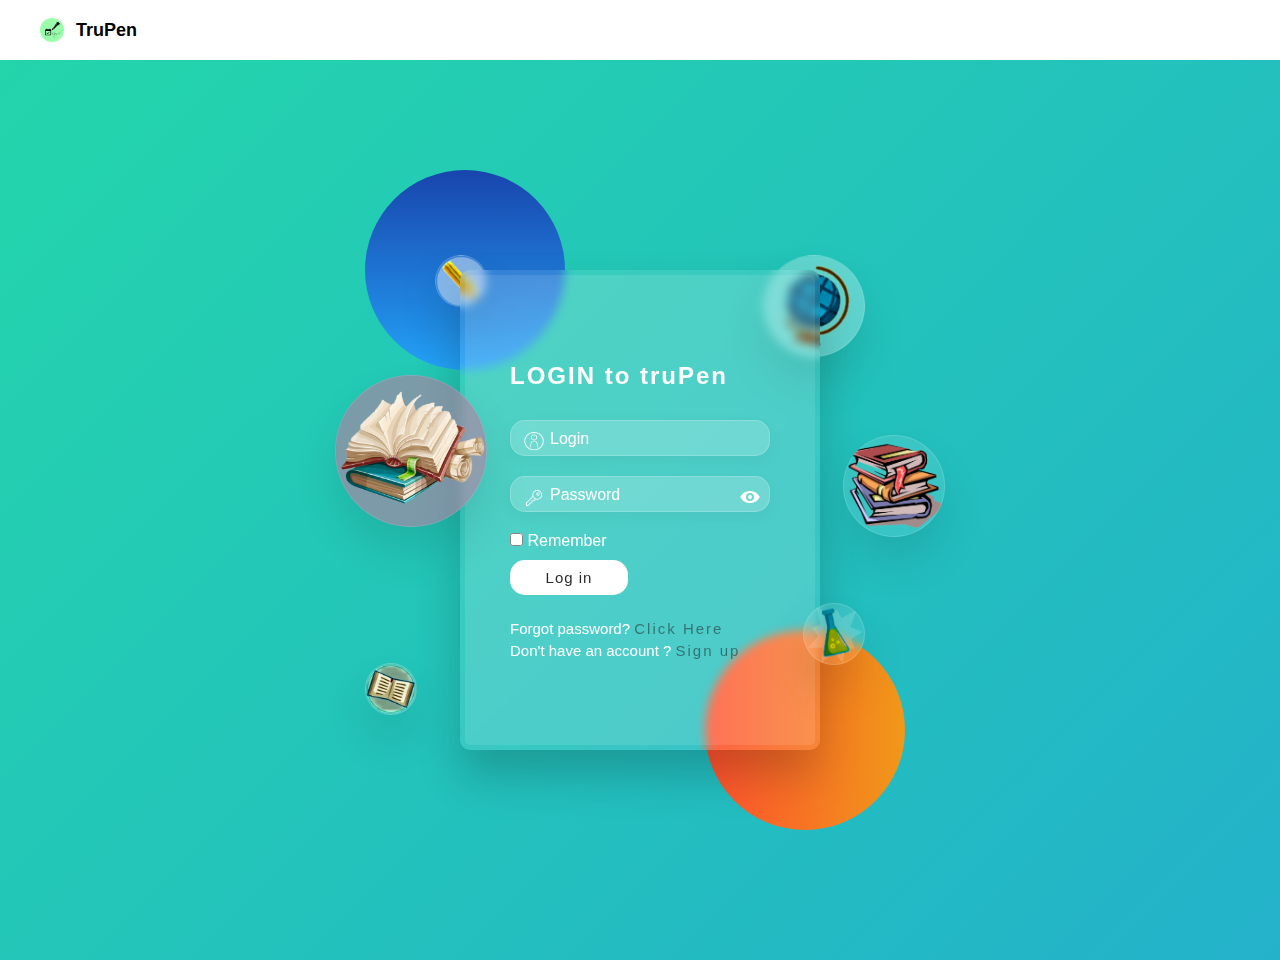
<file: tea_login.html>
<!DOCTYPE html>
<html lang="en">

<head>

    <meta charset="UTF-8">
    <meta name="trupen" content="truPen">
    <title>truPen | Login Form -&gt; HTML &amp; CSS</title>
    <link rel="stylesheet" href="globalstyles.css">
    <style>
        .logo {
            display: flex;
            align-items: center;
            font-weight: 600;
            font-size: 18px;
            cursor: pointer;
        }
        
        .logo svg {
            width: 24px;
            margin-right: 12px;
        }
        
        .header {
            display: flex;
            align-items: center;
            transition: box-shadow 0.3s;
            flex-shrink: 0;
            padding: 0 40px;
            white-space: nowrap;
            background-color: rgba(255, 255, 255, 1);
            height: 60px;
            font-size: 14px;
            justify-content: space-between;
        }
        
        .header-menu a {
            text-decoration: none;
            color: var(--body-color);
            font-weight: 500;
        }
        
        .header-menu a:hover {
            color: var(--active-color);
        }
        
        .header-menu a:not(:first-child) {
            margin-left: 30px;
        }
        
        .header-menu a.active {
            color: var(--active-color);
        }
        
        .user-settings {
            display: flex;
            align-items: center;
            font-weight: 500;
        }
        
        .user-settings svg {
            width: 20px;
            color: #94949f;
        }
        
        .user-menu {
            position: relative;
            margin-right: 8px;
            padding-right: 8px;
            border-right: 2px solid #d6d6db;
        }
        
        .user-menu:before {
            position: absolute;
            content: "";
            width: 7px;
            height: 7px;
            border-radius: 50%;
            border: 2px solid var(--header-bg-color);
            right: 6px;
            top: -1px;
            background-color: var(--active-color);
        }
        
        .submit {
            text-align: center;
            font-size: 15px;
            position: relative;
            width: 100%;
            margin-bottom: 20px;
            background: #fff;
            color: #111;
            max-width: 100px;
            border: none;
            border: 1px solid rgba(255, 255, 255, 0.2);
            border-radius: 15px;
            padding: 8px 8px;
            box-shadow: none;
            letter-spacing: 1px;
            cursor: pointer;
            transition: 1.5s;
        }
        
        .submit:hover {
            background: linear-gradient(115deg, rgba(0, 0, 0, 0.1), rgba(255, 255, 255, 0.25));
            color: #fff;
            transition: 0.5s;
        }
    </style>
    <script>
        window.console = window.console || function(t) {};
    </script>

    <script>
        if (document.location.search.match(/type=embed/gi)) {
            window.parent.postMessage("resize", "*");
        }
    </script>
</head>

<body translate="no">
    <header>
        <div class="header">
            <div class="logo">
                <svg xmlns="http://www.w3.org/2000/svg" viewBox="10 0 512 512" fill="#fff" style="background-color:#99ffaa;border-radius:50%;">
                    <g transform="translate(0.000000,512.000000) scale(0.110000,-0.110000)" fill="#000000" stroke="none">
                        <path d="M3234 3848 c-7 -11 6 -28 64 -89 l43 -46 -40 -63 c-23 -35 -41 -71
                        -41 -81 0 -10 -13 -41 -30 -67 -34 -56 -36 -67 -14 -76 17 -7 34 0 34 14 0 5
                        5 21 11 37 l10 27 21 -33 21 -33 -41 -41 -42 -41 -33 32 c-18 18 -40 32 -48
                        32 -8 0 -97 -83 -198 -184 -131 -131 -182 -189 -178 -200 4 -9 14 -16 24 -16
                        10 0 93 75 185 167 167 166 167 167 188 148 21 -19 21 -19 -267 -307 l-288
                        -288 103 -102 102 -103 282 282 c195 194 291 283 308 285 18 2 25 9 25 24 0
                        13 24 47 56 81 31 32 59 69 63 81 9 27 18 28 33 2 12 -19 13 -19 65 5 28 13
                        75 27 104 31 48 6 52 8 58 36 3 17 6 48 6 69 l0 39 110 -7 c81 -4 110 -3 110
                        6 0 6 -72 92 -160 190 l-159 179 -123 6 c-233 11 -359 12 -364 4z"/>
                        <path d="M2544 2668 c-33 -35 -204 -356 -204 -383 0 -8 7 -18 16 -22 21 -8
                        349 160 392 201 l32 31 -103 103 -103 102 -30 -32z"/>
                        <path d="M1280 2525 l0 -65 -46 0 c-58 0 -111 -25 -129 -61 -22 -42 -22 -1006
                        0 -1048 31 -62 34 -62 574 -59 479 3 490 3 518 24 53 40 53 32 53 565 0 488 0
                        497 -21 523 -29 37 -71 56 -124 56 l-45 0 0 65 0 65 -65 0 -65 0 0 -65 0 -65
                        -260 0 -260 0 0 65 0 65 -65 0 -65 0 0 -65z m840 -750 l0 -355 -455 0 -455 0
                        0 355 0 355 455 0 455 0 0 -355z"/>
                        <path d="M1730 1845 l-155 -155 -67 67 -68 68 -35 -35 -35 -35 103 -103 102
                        -102 195 195 195 195 -35 29 c-19 17 -37 30 -40 31 -3 0 -75 -70 -160 -155z"/>
                        <path d="M3330 1519 c-371 -270 -675 -497 -674 -503 2 -17 184 -266 195 -266
                        17 0 1359 982 1358 993 0 15 -181 259 -194 264 -5 1 -314 -218 -685 -488z
                        m751 374 c34 -49 73 -102 86 -119 l23 -31 -652 -474 c-358 -261 -659 -480
                        -669 -486 -15 -11 -27 1 -105 109 l-88 121 29 25 29 24 20 -25 c12 -13 34 -42
                        50 -63 46 -59 43 -22 -3 40 -23 30 -41 57 -41 60 0 3 13 14 30 26 l30 21 25
                        -28 c27 -31 36 -13 10 23 -13 19 -12 23 15 42 16 12 33 22 38 22 5 0 28 -27
                        51 -60 23 -33 47 -58 52 -54 5 3 -11 35 -37 71 -49 69 -49 67 0 95 17 9 23 7
                        34 -11 8 -11 21 -21 29 -21 11 0 11 6 -4 31 l-18 31 29 23 29 23 51 -66 c27
                        -36 52 -60 54 -54 2 7 -15 37 -37 67 -23 30 -41 58 -41 62 0 4 12 17 28 29
                        l27 22 22 -26 c26 -33 42 -22 19 14 -17 24 -17 26 1 40 48 38 50 38 95 -26 40
                        -57 58 -73 58 -50 0 6 -19 36 -42 67 l-42 55 29 24 c37 30 39 30 55 -1 14 -25
                        30 -33 30 -15 0 6 -7 21 -15 34 -15 23 -15 25 14 45 16 12 33 21 38 21 5 0 29
                        -27 53 -60 24 -32 47 -57 52 -54 10 6 6 13 -45 81 l-39 53 23 20 c31 25 46 25
                        61 0 13 -20 38 -28 38 -11 0 5 -7 14 -15 21 -8 7 -15 18 -15 26 0 17 60 59 69
                        48 4 -5 24 -33 45 -61 33 -46 56 -66 56 -47 0 3 -20 34 -45 68 l-44 63 30 23
                        31 22 23 -28 c28 -34 45 -26 21 10 -22 34 -21 39 14 59 l29 18 43 -60 c24 -33
                        46 -61 51 -61 16 0 5 23 -34 76 -43 58 -42 71 3 95 14 8 23 4 43 -18 27 -31
                        34 -16 10 21 -15 22 -14 25 19 50 l34 26 47 -65 c25 -36 51 -63 56 -60 5 4
                        -12 35 -37 71 l-46 64 24 20 c12 11 28 19 34 20 7 0 40 -39 75 -87z"/>
                        <path d="M2727 1801 l-27 -6 40 -57 41 -57 55 6 c61 7 60 8 37 -54 -3 -7 -1
                        -13 4 -13 6 0 18 18 28 40 l18 39 -42 56 c-39 52 -44 55 -84 54 -23 -1 -54 -4
                        -70 -8z"/>
                        <path d="M3094 1705 c-48 -38 -54 -46 -38 -51 10 -4 41 -15 67 -26 l48 -18 47
                        36 47 36 5 -38 c3 -21 10 -39 17 -41 9 -3 10 7 6 34 -9 58 -17 67 -82 90 l-60
                        22 -57 -44z"/>
                        <path d="M2432 1589 c-29 -22 -52 -43 -52 -47 0 -5 28 -18 62 -30 67 -24 60
                        -26 131 28 l27 22 0 -25 c0 -32 9 -57 21 -57 12 0 0 82 -15 96 -6 7 -36 21
                        -67 32 l-55 20 -52 -39z"/>
                        <path d="M2707 1464 c-3 -4 11 -31 31 -60 l37 -54 58 2 c51 3 57 1 53 -14 -4
                        -10 -9 -27 -12 -38 -12 -38 14 -20 30 21 17 41 17 42 -9 78 -52 74 -48 71
                        -117 71 -36 0 -67 -3 -71 -6z"/>
                    </g>
                </svg> TruPen
            </div>
            <div class="header-menu">
            </div>
        </div>
    </header>
    <div class="background">
        <div class="shape"></div>
        <div class="shape"></div>
    </div>
    <section>

        <div class="box">

            <div class="square" style="--i:0;"></div>
            <div class="square" style="--i:1;"></div>
            <div class="square" style="--i:2;"></div>
            <div class="square" style="--i:3;"></div>
            <div class="square" style="--i:4;"></div>
            <div class="square" style="--i:5;"></div>

            <div class="container">
                <div class="form">
                    <h2>LOGIN to truPen</h2>
                    <form method="POST" action="teacher_dashboard/dashboard.html">
                        <div class="inputBx">
                            <input type="text" name="LoginID" id="LoginID" autocomplete="off" required="required">
                            <span>Login</span>
                            <img src="Image_Components/us.png" alt="user">
                        </div>
                        <div class="inputBx password">
                            <input id="password" type="password" name="password" required="required">
                            <span>Password</span>
                            <a href="#" class="password-control" onclick="return show_hide_password(this);"></a>
                            <img src="Image_Components/ps.png" alt="key">
                        </div>
                        <label class="remember"><input type="checkbox">
                        Remember</label>
                        <div>
                            <a href="teacher_dashboard/dashboard.html"></a><input class="submit" value="Log in"></a>
                        </div>
                    </form>
                    <p>Forgot password?
                        <a href="forgot_password/forgot_pass_stu_1.html">Click Here</a>
                    </p>
                    <p>Don't have an account ?
                        <a href="tea_signup.php">Sign up</a>
                    </p>
                </div>
            </div>

        </div>
    </section>
    <script id="rendered-js" src="Design_Components/Button-Effect.js"></script>

</body>

</html>
</file>
<file: Neontext.css>
hr {
    display: block;
    margin-top: 0.5em;
    margin-bottom: 0.5em;
    margin-left: auto;
    margin-right: auto;
    border-style: inset;
    border-width: 5px;
}

.neonText {
    color: #fff;
    text-shadow: 0 0 6px #fff, 0 0 9px #fff, 0 0 20px #fff, 0 0 41px #0fa, 0 0 81px #0fa, 0 0 91px #0fa, 0 0 101px #0fa, 0 0 150px #0fa;
}


/* Additional styling */

body {
    font-size: 10px;
    font-family: "Vibur", sans-serif;
    background-color: #01011a;
    color: orange;
}


/* Style the header with a grey background and some padding */

.header {
    overflow: hidden;
    background-color: #2020df;
    padding: 20px 10px;
    border-radius: 4px;
}


/* Style the header links */

.header a {
    float: left;
    color: whitesmoke;
    text-align: center;
    padding: 12px;
    text-decoration: none;
    font-size: 18px;
    line-height: 5px;
    border-radius: 4px;
}


/* Style the logo link (notice that we set the same value of line-height and font-size to prevent the header to increase when the font gets bigger */

.header a.logo {
    font-size: 25px;
    font-weight: bold;
}


/* Change the background color on mouse-over */

.header a:hover {
    background-color: #ddd;
    color: black;
}


/* Style the active/current link*/

.header a.active {
    background-color: dodgerblue;
    color: white;
}


/* Float the link section to the right */

.header-right {
    display: inline-block;
    text-align: center;
    padding-left: 18em;
}

.header-right a {
    padding-left: 1em;
    padding-right: 1em;
}


/* Add media queries for responsiveness - when the screen is 500px wide or less, stack the links on top of each other */

@media screen and (max-width: 500px) {
    .header a {
        float: none;
        display: block;
        text-align: left;
    }
    .header-right {
        float: none;
    }
}

.card {
    background: #01011a;
    box-shadow: 1px 4px 8px 0 rgba(255, 255, 255, 0.2);
    transition: 0.3s;
    width: 40%;
    border-radius: 5px;
}

.card:hover {
    box-shadow: 2px 16px 32px 0 rgba(255, 255, 255, 0.2);
}

img {
    border-radius: 5px 5px 0 0;
}

.container {
    padding: 2px 16px;
}
</file>
<file: Chatbot/static/css/chat.css>
.chat-bar-collapsible {
    position: fixed;
    bottom: 0;
    right: 50px;
    box-shadow: 0 8px 16px 0 rgba(0, 0, 0, 0.2);
}

.collapsible {
    background-color: #4285F4;
    color: white;
    cursor: pointer;
    padding: 18px;
    width: 350px;
    text-align: left;
    outline: none;
    font-size: 18px;
    border-radius: 10px 10px 0px 0px;
    border: 3px solid white;
    border-bottom: none;
}

.content {
    max-height: 0;
    overflow: hidden;
    transition: max-height 0.2s ease-out;
    background-color: #f1f1f1;
}

.full-chat-block {
    width: 350px;
    background: white;
    text-align: center;
    overflow: auto;
    scrollbar-width: none;
    height: max-content;
    transition: max-height 0.2s ease-out;
}

.outer-container {
    min-height: 500px;
    bottom: 0%;
    position: relative;
}

.chat-container {
    max-height: 500px;
    width: 100%;
    position: absolute;
    bottom: 0;
    left: 0;
    scroll-behavior: smooth;
    hyphens: auto;
}

.chat-container::-webkit-scrollbar {
    display: none;
}

.chat-bar-input-block {
    display: flex;
    float: left;
    box-sizing: border-box;
    justify-content: space-between;
    width: 100%;
    align-items: center;
    background-color: rgb(235, 235, 235);
    border-radius: 10px 10px 0px 0px;
    padding: 10px 0px 10px 10px;
}

.chat-bar-icons {
    display: flex;
    justify-content: space-evenly;
    box-sizing: border-box;
    width: 25%;
    float: right;
    font-size: 20px;
}

#chat-icon:hover {
    opacity: .7;
}


/* Chat bubbles */

#userInput {
    width: 75%;
}

.input-box {
    float: left;
    border: none;
    box-sizing: border-box;
    width: 100%;
    border-radius: 10px;
    padding: 10px;
    font-size: 16px;
    color: #000;
    background-color: white;
    outline: none
}

.userText {
    color: white;
    font-family: Helvetica;
    font-size: 16px;
    font-weight: normal;
    text-align: right;
    clear: both;
}

.userText span {
    line-height: 1.5em;
    display: inline-block;
    background: #5ca6fa;
    padding: 10px;
    border-radius: 12px;
    box-shadow: rgba(149, 157, 165, 0.2) 0px 8px 24px;
    border-bottom-right-radius: 2px;
    max-width: 80%;
    margin-right: 10px;
    animation: floatup 1s forwards
}

.botText {
    color: #000;
    font-family: Helvetica;
    font-weight: normal;
    font-size: 16px;
    text-align: left;
}

.botText span {
    line-height: 1.5em;
    display: inline-block;
    background: #e0e0e0;
    padding: 10px;
    border-radius: 14px;
    box-shadow: rgba(149, 157, 165, 0.2) 0px 8px 24px;
    border-bottom-left-radius: 2px;
    max-width: 80%;
    margin-left: 10px;
    animation: floatup 1s forwards
}

@keyframes floatup {
    from {
        transform: translateY(14px);
        opacity: .0;
    }
    to {
        transform: translateY(0px);
        opacity: 1;
    }
}

@media screen and (max-width:600px) {
    .full-chat-block {
        width: 100%;
        border-radius: 0px;
    }
    .chat-bar-collapsible {
        position: fixed;
        bottom: 0;
        right: 0;
        width: 100%;
    }
    .collapsible {
        width: 100%;
        border: 0px;
        border-top: 3px solid white;
        border-radius: 0px;
    }
}

.container {
    margin: 150px auto;
    max-width: 640px;
    line-height: 1.7;
    font-size: 18px;
}

.copy-click {
    position: relative;
    padding-bottom: 2px;
    text-decoration: none;
    cursor: copy;
    color: #484848;
    border-bottom: 1px dashed #767676;
    transition: background-color calc(var(--duration) * 2) var(--ease);
}

.copy-click:hover {
    background-color: yellow;
}

.tooltip {
    position: relative;
    display: inline-block;
    border-bottom: 1px dotted black;
}

.tooltip .tooltiptext {
    visibility: hidden;
    width: 120px;
    background-color: darkblue;
    color: #fff;
    font-size: 10pt;
    text-align: center;
    border-radius: 6px;
    padding: 5px 0;
    /* Position the tooltip */
    position: absolute;
    z-index: 1;
    bottom: 100%;
    left: 50%;
    margin-left: -60px;
}

@keyframes shiftup {
    0% {
        visibility: visible;
        transform: translateY(14px);
        opacity: 0;
    }
    100% {
        visibility: visible;
        transform: translateY(0px);
        opacity: 1;
    }
}

.tooltip:hover .tooltiptext {
    animation-name: shiftup;
    animation-duration: 0.5s;
    animation-iteration-count: 1;
}
</file>
<file: Chatbot/static/css/home.css>
html {
    scroll-behavior: smooth;
    font-family: Helvetica, sans-serif, Arial;
}

body {
    margin: 0 auto;
    background-color: #222;
}
</file>
<file: globalstyles.css>
@keyframes fadeIn {
    0% {
        opacity: 0;
    }
    100% {
        opacity: 1;
    }
}

@keyframes fadeOut {
    0% {
        opacity: 1;
    }
    100% {
        opacity: 0;
    }
}

.gradient-text {
    font-size: 34px;
    background-image: -webkit-gradient(linear, left top, right top, from(var(--color-m)), color-stop(var(--color-e)), color-stop(var(--color-m)), to(var(--color-v)));
    background-image: -webkit-linear-gradient(left, var(--color-m) 0%, var(--color-e) 50%, var(--color-m) 150%, var(--color-v) 200%);
    background-image: linear-gradient(to right, var(--color-m) 0%, var(--color-e) 50%, var(--color-m) 150%, var(--color-v) 200%);
    -webkit-background-clip: text;
    background-clip: text;
    -webkit-text-fill-color: transparent;
}

.buttonOn {
    background-color: #2a384d;
    border: none;
    color: white;
    padding: 10px 20px;
    text-align: center;
    text-decoration: none;
    display: inline-block;
    font-size: 16px;
    margin: 4px 2px;
    cursor: pointer;
}

.buttonOff {
    background-color: #455d80;
    border: none;
    color: white;
    padding: 10px 20px;
    text-align: center;
    text-decoration: none;
    display: inline-block;
    font-size: 16px;
    margin: 4px 2px;
    cursor: pointer;
}

.background {
    width: 430px;
    height: 520px;
    position: absolute;
    transform: translate(-50%, -50%);
    left: 50%;
    top: 50%;
}

.background .shape {
    height: 200px;
    width: 200px;
    position: absolute;
    border-radius: 50%;
}

.shape:first-child {
    background: linear-gradient( #1845ad, #23a2f6);
    left: -60px;
    top: -20px;
}

.shape:last-child {
    background: linear-gradient( to right, #ff512f, #f09819);
    right: -50px;
    bottom: -120px;
}

.social {
    margin-top: 30px;
    display: flex;
}

.social div {
    width: 150px;
    border-radius: 3px;
    padding: 5px 10px 10px 5px;
    background-color: rgba(255, 255, 255, 0.27);
    color: #eaf0fb;
    text-align: center;
}

.social div:hover {
    background-color: rgba(255, 255, 255, 0.47);
}

.social .fb {
    margin-left: 25px;
}

.social i {
    margin-right: 4px;
}

@import url("https://fonts.googleapis.com/css2?family=El+Messiri:wght@700&display=swap");
* {
    margin: 0;
    padding: 0;
    box-shadow: border-box;
    font-family: "El Messiri", sans-serif;
}

body {
    background: #031323;
    overflow: hidden;
}

img {
    width: 32px;
}

section {
    display: flex;
    justify-content: center;
    align-items: center;
    min-height: 100vh;
    background: linear-gradient(-45deg, #ee7752, #e73c7e, #23a6d5, #23d5ab);
    background-size: 400% 400%;
    animation: gradient 10s ease infinite;
}

@keyframes gradient {
    0% {
        background-position: 0% 50%;
    }
    50% {
        background-position: 100% 50%;
    }
    100% {
        background-position: 0% 50%;
    }
}

.box {
    position: relative;
}

.box .square {
    position: absolute;
    background: rgba(255, 255, 255, 0.1);
    backdrop-filter: blur(5px);
    box-shadow: 0 25px 45px rgba(0, 0, 0, 0.1);
    border: 1px solid rgba(255, 255, 255, 0.15);
    border-radius: 50%;
    animation: square 10s linear infinite;
    animation-delay: calc(-1s * var(--i));
}

@keyframes square {
    0%,
    100% {
        transform: translateY(-20px);
    }
    50% {
        transform: translateY(20px);
    }
}

.box .square:nth-child(1) {
    width: 100px;
    height: 100px;
    top: -15px;
    right: -45px;
    background-image:url(Image_Components/glb.png);
    background-size: cover;
}

.box .square:nth-child(2) {
    width: 150px;
    height: 150px;
    background: rgba(200, 100, 150, 0.5);
    top: 105px;
    left: -125px;
    z-index: 2;
    background-image:url(Image_Components/bk4.png);
    background-size: cover;
}

.box .square:nth-child(3) {
    width: 60px;
    height: 60px;
    bottom: 85px;
    right: -45px;
    z-index: 2;
    background-image:url(Image_Components/chem.png);
    background-size: cover;
}

.box .square:nth-child(4) {
    width: 50px;
    height: 50px;
    bottom: 35px;
    left: -95px;
    background-image:url(Image_Components/bk3.png);
    background-size: cover;
}

.box .square:nth-child(5) {
    width: 50px;
    height: 50px;
    top: -15px;
    left: -25px;
    background-image:url(Image_Components/pencil.png);
    background-size: cover;
}

.box .square:nth-child(6) {
    width: 100px;
    height: 100px;
    top: 165px;
    right: -125px;
    z-index: 2;
    background-image:url(Image_Components/bk.png);
    background-size: cover;
}


.container {
    position: relative;
    padding: 50px;
    width: 260px;
    min-height: 380px;
    display: flex;
    justify-content: center;
    align-items: center;
    background: rgba(255, 255, 255, 0.1);
    backdrop-filter: blur(5px);
    border-radius: 10px;
    box-shadow: 0 25px 45px rgba(0, 0, 0, 0.2);
}

.container::after {
    content: "";
    position: absolute;
    top: 5px;
    right: 5px;
    bottom: 5px;
    left: 5px;
    border-radius: 5px;
    pointer-events: none;
    background: linear-gradient(to bottom, rgba(255, 255, 255, 0.1) 0%, rgba(255, 255, 255, 0.1) 2%);
}

.form {
    position: relative;
    width: 100%;
    height: 100%;
}

.form h2 {
    color: #fff;
    letter-spacing: 2px;
    margin-bottom: 30px;
}

.form .inputBx {
    position: relative;
    width: 100%;
    margin-bottom: 20px;
}

.form .inputBx input {
    width: 80%;
    outline: none;
    border: none;
    border: 1px solid rgba(255, 255, 255, 0.2);
    background: rgba(255, 255, 255, 0.2);
    padding: 8px 10px;
    padding-left: 40px;
    border-radius: 15px;
    color: #fff;
    font-size: 16px;
    box-shadow: 0 5px 15px rgba(0, 0, 0, 0.05);
}

.form .inputBx .password-control {
    position: absolute;
    top: 11px;
    right: 10px;
    display: inline-block;
    width: 20px;
    height: 20px;
    background: url(Image_Components/view.svg) 0 0 no-repeat;
    transition: 0.5s;
}

.form .inputBx .password-strength {
    position: absolute;
    top: 5px;
    right: 40px;
    display: inline-block;
    width: 20px;
    height: 20px;
}

.form .inputBx .password-match {
    position: absolute;
    top: 5px;
    right: 40px;
    display: inline-block;
    width: 20px;
    height: 20px;
}

.form .inputBx .user-avail {
    position: absolute;
    top: 5px;
    right: 40px;
    display: inline-block;
    width: 20px;
    height: 20px;
}

.form .inputBx .view {
    background: url(Image_Components/no-view.svg) 0 0 no-repeat;
    transition: 0.5s;
}

.form .inputBx img {
    position: absolute;
    top: 6px;
    left: 8px;
    transform: scale(0.6);
    filter: invert(1);
}

.form .inputBx input[type=submit] {
    background: #fff;
    color: #111;
    max-width: 100px;
    padding: 8px 10px;
    box-shadow: none;
    letter-spacing: 1px;
    cursor: pointer;
    transition: 1.5s;
}

.form .inputBx input[type=submit]:hover {
    background: linear-gradient(115deg, rgba(0, 0, 0, 0.1), rgba(255, 255, 255, 0.25));
    color: #fff;
    transition: 0.5s;
}

.form .inputBx input[type=safe] {
    user-select: none;
    caret-color: transparent;
    cursor: pointer;
    background: #fff;
    color: #111;
    text-align: center;
    max-width: 100px;
    padding: 8px 4px;
    box-shadow: none;
    letter-spacing: 1px;
    transition: 1.5s;
}

.form .inputBx input[type=safe]:hover {
    background: linear-gradient(115deg, rgba(0, 0, 0, 0.1), rgba(255, 255, 255, 0.25));
    color: #fff;
    transition: 0.5s;
}

.form .inputBx input::placeholder {
    color: #fff;
}

.form .inputBx span {
    position: absolute;
    left: 30px;
    padding: 10px;
    display: inline-block;
    color: #fff;
    transition: 0.5s;
    pointer-events: none;
}

.form .inputBx input:focus~span,
.form .inputBx input:valid~span {
    transform: translateX(-30px) translateY(-25px);
    font-size: 12px;
}

.form p {
    color: #fff;
    font-size: 15px;
    margin-top: 5px;
}

a {
    text-decoration: none;
    font: medium;
    font-family: Helvetica Neue, Helvetica, Arial, sans-serif;
    letter-spacing: 2px;
    font-weight: 600px;
    text-align: center;
    opacity: 100%;
}

a:link {
    color: rgba(0, 0, 0, 0.505);
    background-color: transparent;
    text-decoration: none;
}

a:visited {
    color: rgba(0, 0, 0, 0.305);
    background-color: transparent;
    text-decoration: none;
}

a:hover {
    color: black;
    background-color: transparent;
    text-decoration: none;
}

.remember {
    position: relative;
    display: inline-block;
    color: #fff;
    margin-bottom: 10px;
    cursor: pointer;
}

.logo {
    display: flex;
    align-items: center;
    font-weight: 600;
    font-size: 18px;
    cursor: pointer;
}
.logo svg {
    width: 24px;
    margin-right: 12px;
}
.header {
    display: flex;
    align-items: center;
    transition: box-shadow 0.3s;
    flex-shrink: 0;
    padding: 0 40px;
    white-space: nowrap;
    background-color: rgba(255, 255, 255, 1);
    height: 60px;
    font-size: 14px;
    justify-content: space-between;
}
.header-menu a {
    text-decoration: none;
    color: var(--body-color);
    font-weight: 500;
}
.header-menu a:hover {
    color: var(--active-color);
}
.header-menu a:not(:first-child) {
    margin-left: 30px;
}
.header-menu a.active {
    color: var(--active-color);
}
.user-settings {
    display: flex;
    align-items: center;
    font-weight: 500;
}
.user-settings svg {
    width: 20px;
    color: #94949f;
}

.user-menu {
    position: relative;
    margin-right: 8px;
    padding-right: 8px;
    border-right: 2px solid #d6d6db;
}
.user-menu:before {
    position: absolute;
    content: "";
    width: 7px;
    height: 7px;
    border-radius: 50%;
    border: 2px solid var(--header-bg-color);
    right: 6px;
    top: -1px;
    background-color: var(--active-color);
}
</file>
<file: quizstyle.css>
/* coding with nick */

body {
    margin-left: 10px;
}

@import url('https://fonts.googleapis.com/css2?family=Poppins:wght@200;300;400;500&display=swap');
* {
    box-sizing: border-box;
}

.quiz-container {
    background-color: #fff;
    border-radius: 10px;
    box-shadow: 0 0 10px 2px rgba(100, 100, 100, 0.1);
    width: 600px;
    overflow: hidden;
}

.quiz-header {
    padding: 4rem;
}

h2 {
    padding: 1rem;
    text-align: center;
    margin: 0;
}

ul {
    list-style-type: none;
    padding: 0;
}

ul li {
    font-size: 1.2rem;
    margin: 1rem 0;
}

ul li label {
    cursor: pointer;
}

button {
    background-color: #03cae4;
    color: #fff;
    border: none;
    display: block;
    width: 100%;
    cursor: pointer;
    font-size: 1.1rem;
    font-family: inherit;
    padding: 1.3rem;
}

button:hover {
    background-color: #04adc4;
}

button:focus {
    outline: none;
    background-color: #44b927;
}

.topnav {
    border-radius: 25px;
    position: sticky;
    background-color: lightgray;
    overflow: hidden;
    font-weight: 400;
    display: flex;
    align-items: center;
}


/* Style the links inside the navigation bar */

.topnav a {
    float: left;
    color: black;
    text-align: center;
    padding: 14px 16px;
    text-decoration: none;
    font-size: 17px;
}


/* Change the color of links on hover */

.topnav a:hover {
    border-radius: 25px;
    background-color: rgba(255, 251, 251, 0.418);
    display: flex;
    align-items: center;
    justify-content: center;
}


/* Add a color to the active/current link */

@import url("https://fonts.googleapis.com/css2?family=Comfortaa:wght@400;600;700&display=swap");
 :root {
    --color-v: #7f71fe;
    --color-m: #7e00ff;
    --color-e: #ffbe3c;
}

.topnav a.active {
    font-weight: 400;
    background-color: #4285F4;
    font-weight: 400;
    display: flex;
    align-items: center;
}

@keyframes AnimationName {
    0% {
        background-position: 0% 50%
    }
    50% {
        background-position: 100% 50%
    }
    100% {
        background-position: 0% 50%
    }
}

.topnav a.active:hover {
    border-radius: 0px;
    font-weight: 400;
    background: linear-gradient(270deg, #4285f4, #7542f4, #eb42f4);
    background-size: 600% 600%;
    -webkit-animation: AnimationName 3s ease infinite;
    -moz-animation: AnimationName 3s ease infinite;
    animation: AnimationName 3s ease infinite;
    font-weight: 400;
    display: flex;
    align-items: center;
}

.gradient {
    -webkit-text-stroke: 0.1pt white;
    font-family: "Comfortaa", cursive;
    background-image: -webkit-gradient(linear, left top, right top, from(var(--color-m)), color-stop(var(--color-e)), color-stop(var(--color-m)), to(var(--color-v)));
    background-image: -webkit-linear-gradient(left, var(--color-m) 0%, var(--color-e) 50%, var(--color-m) 150%, var(--color-v) 200%);
    background-image: linear-gradient(to right, var(--color-m) 0%, var(--color-e) 50%, var(--color-m) 150%, var(--color-v) 200%);
    -webkit-background-clip: text;
    background-clip: text;
    -webkit-text-fill-color: transparent;
}

.sidenav {
    height: 100%;
    width: 0;
    position: fixed;
    z-index: 1;
    top: 0;
    left: 0;
    background-color: rgb(210, 210, 210);
    overflow-x: hidden;
    transition: 0.5s;
    padding-top: 60px;
}

.sidenav a {
    padding: 8px 8px 8px 32px;
    text-decoration: none;
    font-size: 25px;
    color: #000000;
    display: block;
    transition: 0.3s;
}

.sidenav a:hover {
    color: #aefff4;
}

.sidenav .closebtn {
    position: absolute;
    top: 0;
    right: 25px;
    font-size: 36px;
    margin-left: 50px;
}

@media screen and (max-height: 450px) {
    .sidenav {
        padding-top: 15px;
    }
    .sidenav a {
        font-size: 18px;
    }
}

@keyframes rotate {
    0% {
        transform: rotate(0deg);
    }
    100% {
        transform: rotate(-360deg);
    }
}

.rotation {
    animation-name: rotate;
    animation-duration: 1s;
    animation-iteration-count: 1;
}
</file>
